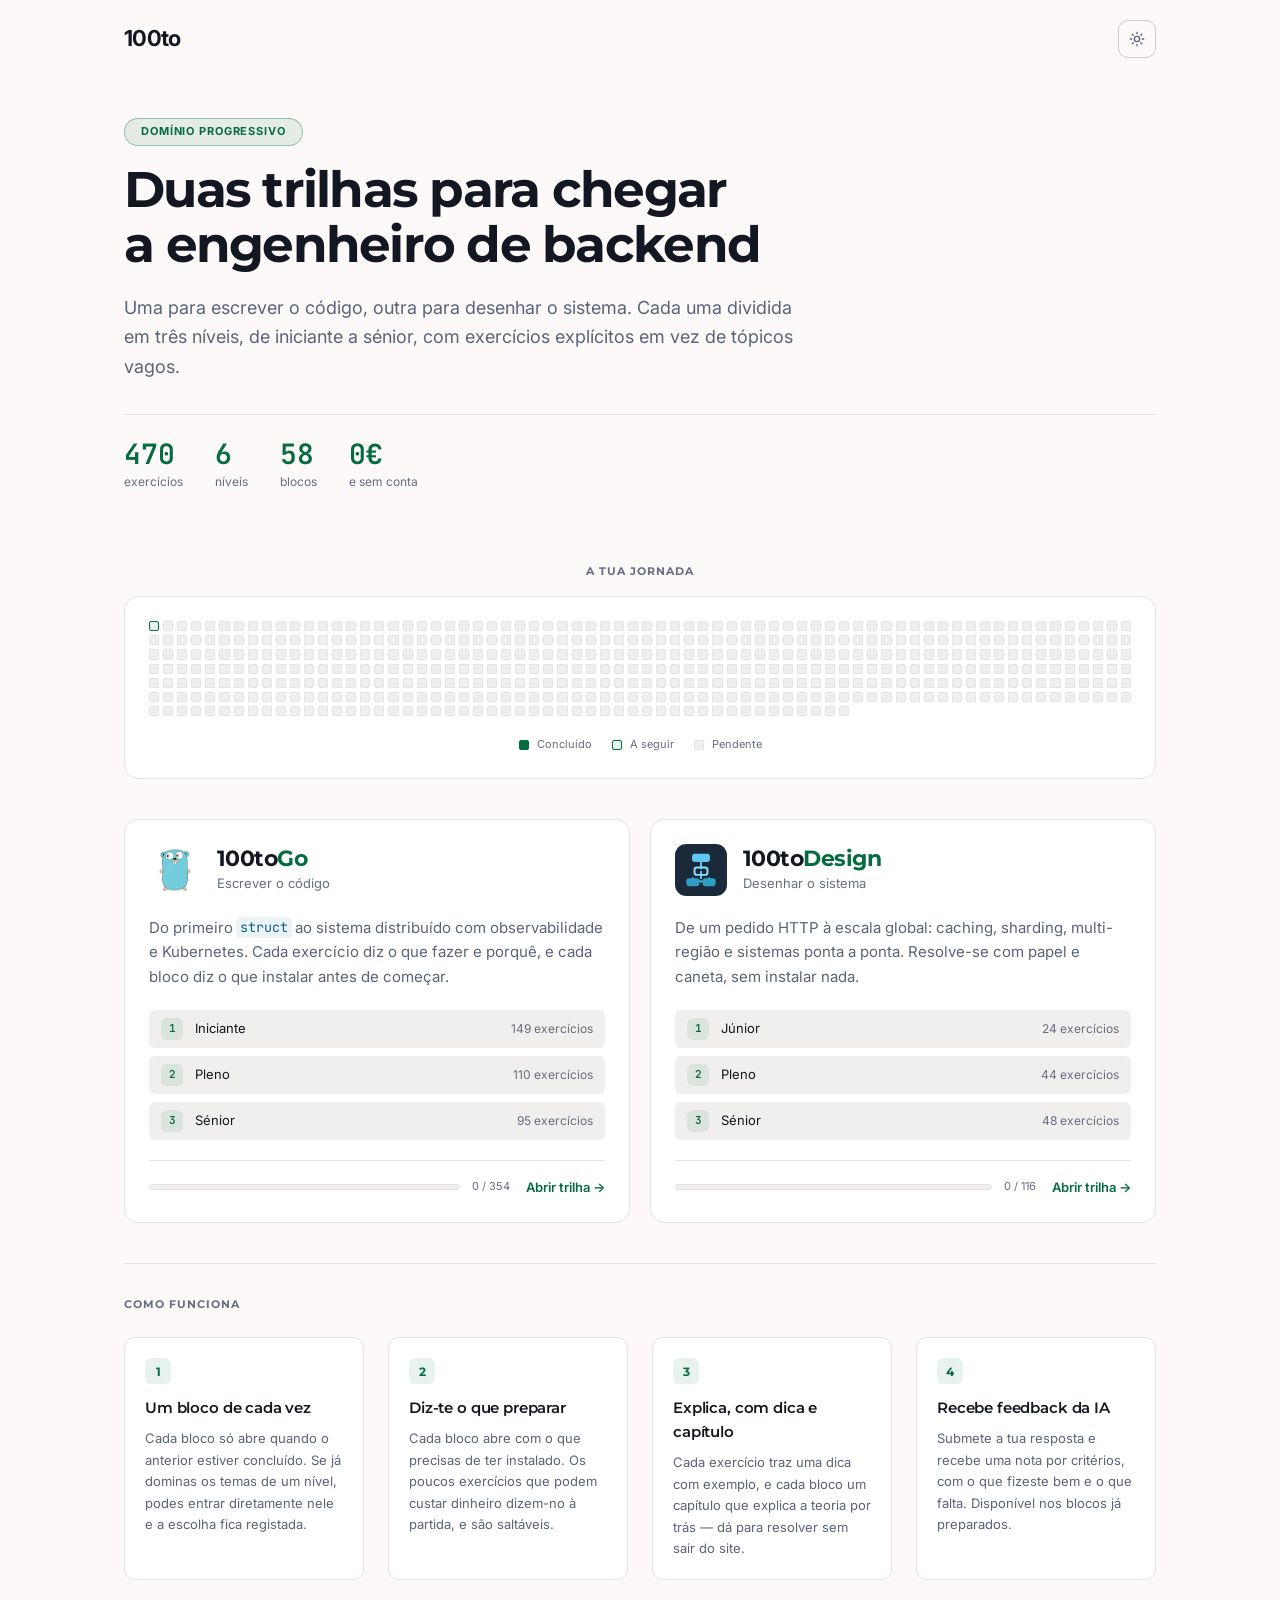
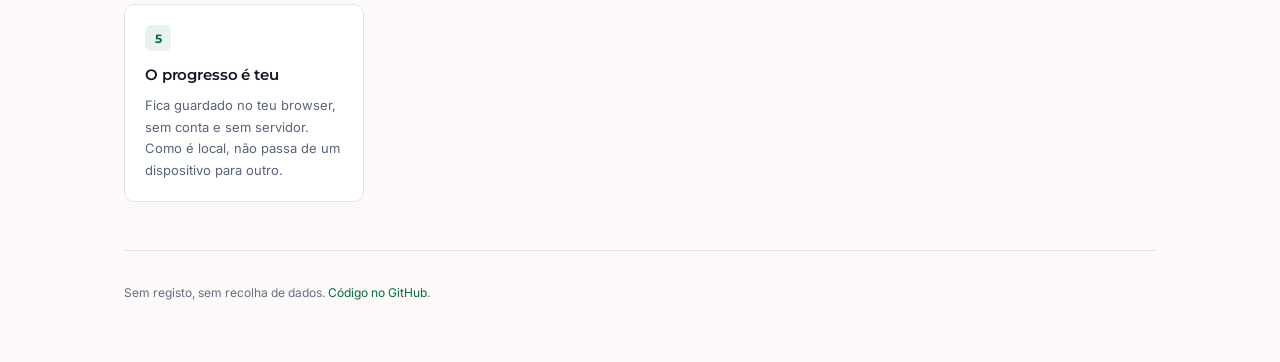
<file: index.html>
<!DOCTYPE html>
<html lang="pt">
<head>
<meta charset="UTF-8">
<meta name="viewport" content="width=device-width, initial-scale=1.0">
<title>100to — trilhas de engenharia de backend</title>
<meta name="description" content="Duas trilhas de exercícios, do primeiro struct ao desenho de sistemas à escala. Progresso guardado no teu browser.">
<link rel="icon" type="image/svg+xml" href="icon-100to.svg">
<link rel="preconnect" href="https://fonts.googleapis.com">
<link rel="preconnect" href="https://fonts.gstatic.com" crossorigin>
<link rel="stylesheet" href="https://fonts.googleapis.com/css2?family=Inter:wght@400;500;600;700&family=Montserrat:wght@600;700;800&family=JetBrains+Mono:wght@400;500;600&display=swap">
<link rel="stylesheet" href="style.css">
<link rel="stylesheet" href="landing.css">
<script>
  (function () {
    var saved = localStorage.getItem("100to:theme");
    if (saved === "light" || saved === "dark") {
      document.documentElement.setAttribute("data-theme", saved);
    }
  })();
</script>
</head>
<body class="landing">

<header class="lp-header">
  <span class="lp-mark">100<span class="brand-accent">to</span></span>
  <button id="theme-toggle" class="icon-btn" title="Alternar tema"></button>
</header>

<main class="lp-main">

  <section class="lp-hero">
    <span class="lp-badge">Domínio progressivo</span>
    <h1>Duas trilhas para chegar <br><span class="brand-accent">a engenheiro de backend</span></h1>
    <p class="lp-sub">
      Uma para escrever o código, outra para desenhar o sistema. Cada uma dividida em três
      níveis, de iniciante a sénior, com exercícios explícitos em vez de tópicos vagos.
    </p>
    <div class="lp-stats">
      <div><strong id="lp-total">470</strong><span>exercícios</span></div>
      <div><strong>6</strong><span>níveis</span></div>
      <div><strong>58</strong><span>blocos</span></div>
      <div><strong>0€</strong><span>e sem conta</span></div>
    </div>
  </section>

  <section class="lp-jornada" aria-label="A tua jornada">
    <h3>A tua jornada</h3>
    <div class="lp-jornada-caixa">
      <div class="lp-jornada-grid" id="lp-jornada-grid" role="img" aria-label="Mapa do progresso nas duas trilhas"></div>
      <div class="lp-legenda">
        <span><i class="lp-legenda-cor lp-legenda-feito"></i>Concluído</span>
        <span><i class="lp-legenda-cor lp-legenda-atual"></i>A seguir</span>
        <span><i class="lp-legenda-cor lp-legenda-pendente"></i>Pendente</span>
      </div>
    </div>
  </section>

  <section class="lp-trilhas" aria-label="Escolhe uma trilha">

    <a class="lp-card lp-card-go" href="go/">
      <div class="lp-card-top">
        <img src="golang.png" alt="" width="52" height="52">
        <div>
          <h2>100to<span class="lp-card-nome">Go</span></h2>
          <p class="lp-card-tag">Escrever o código</p>
        </div>
      </div>
      <p class="lp-card-desc">
        Do primeiro <code>struct</code> ao sistema distribuído com observabilidade e Kubernetes.
        Cada exercício diz o que fazer e porquê, e cada bloco diz o que instalar antes de começar.
      </p>
      <ul class="lp-card-niveis">
        <li><span class="lp-nivel-n">1</span> Iniciante <em>149 exercícios</em></li>
        <li><span class="lp-nivel-n">2</span> Pleno <em>110 exercícios</em></li>
        <li><span class="lp-nivel-n">3</span> Sénior <em>95 exercícios</em></li>
      </ul>
      <div class="lp-card-foot">
        <div class="lp-card-prog"><div class="progress-bar"><div class="progress-fill" id="prog-go"></div></div><span id="prog-go-txt">0 / 354</span></div>
        <span class="lp-card-cta">Abrir trilha</span>
      </div>
    </a>

    <a class="lp-card lp-card-sd" href="design/">
      <div class="lp-card-top">
        <img src="icon-design.svg" alt="" width="52" height="52">
        <div>
          <h2>100to<span class="lp-card-nome">Design</span></h2>
          <p class="lp-card-tag">Desenhar o sistema</p>
        </div>
      </div>
      <p class="lp-card-desc">
        De um pedido HTTP à escala global: caching, sharding, multi-região e sistemas
        ponta a ponta. Resolve-se com papel e caneta, sem instalar nada.
      </p>
      <ul class="lp-card-niveis">
        <li><span class="lp-nivel-n">1</span> Júnior <em>24 exercícios</em></li>
        <li><span class="lp-nivel-n">2</span> Pleno <em>44 exercícios</em></li>
        <li><span class="lp-nivel-n">3</span> Sénior <em>48 exercícios</em></li>
      </ul>
      <div class="lp-card-foot">
        <div class="lp-card-prog"><div class="progress-bar"><div class="progress-fill" id="prog-sd"></div></div><span id="prog-sd-txt">0 / 116</span></div>
        <span class="lp-card-cta">Abrir trilha</span>
      </div>
    </a>

  </section>

  <section class="lp-como">
    <h3>Como funciona</h3>
    <div class="lp-como-grid">
      <div>
        <span class="lp-passo-n">1</span>
        <h4>Um bloco de cada vez</h4>
        <p>Cada bloco só abre quando o anterior estiver concluído. Se já dominas os temas de um nível, podes entrar diretamente nele e a escolha fica registada.</p>
      </div>
      <div>
        <span class="lp-passo-n">2</span>
        <h4>Diz-te o que preparar</h4>
        <p>Cada bloco abre com o que precisas de ter instalado. Os poucos exercícios que podem custar dinheiro dizem-no à partida, e são saltáveis.</p>
      </div>
      <div>
        <span class="lp-passo-n">3</span>
        <h4>Explica, com dica e capítulo</h4>
        <p>Cada exercício traz uma dica com exemplo, e cada bloco um capítulo que explica a teoria por trás — dá para resolver sem sair do site.</p>
      </div>
      <div>
        <span class="lp-passo-n">4</span>
        <h4>Recebe feedback da IA</h4>
        <p>Submete a tua resposta e recebe uma nota por critérios, com o que fizeste bem e o que falta. Disponível nos blocos já preparados.</p>
      </div>
      <div>
        <span class="lp-passo-n">5</span>
        <h4>O progresso é teu</h4>
        <p>Fica guardado no teu browser, sem conta e sem servidor. Como é local, não passa de um dispositivo para outro.</p>
      </div>
    </div>
  </section>

  <footer class="lp-footer">
    <p>Sem registo, sem recolha de dados. <a href="https://github.com/ClesioJuma/100to" target="_blank" rel="noopener noreferrer">Código no GitHub</a>.</p>
  </footer>

</main>

<script src="landing.js"></script>
</body>
</html>
</file>
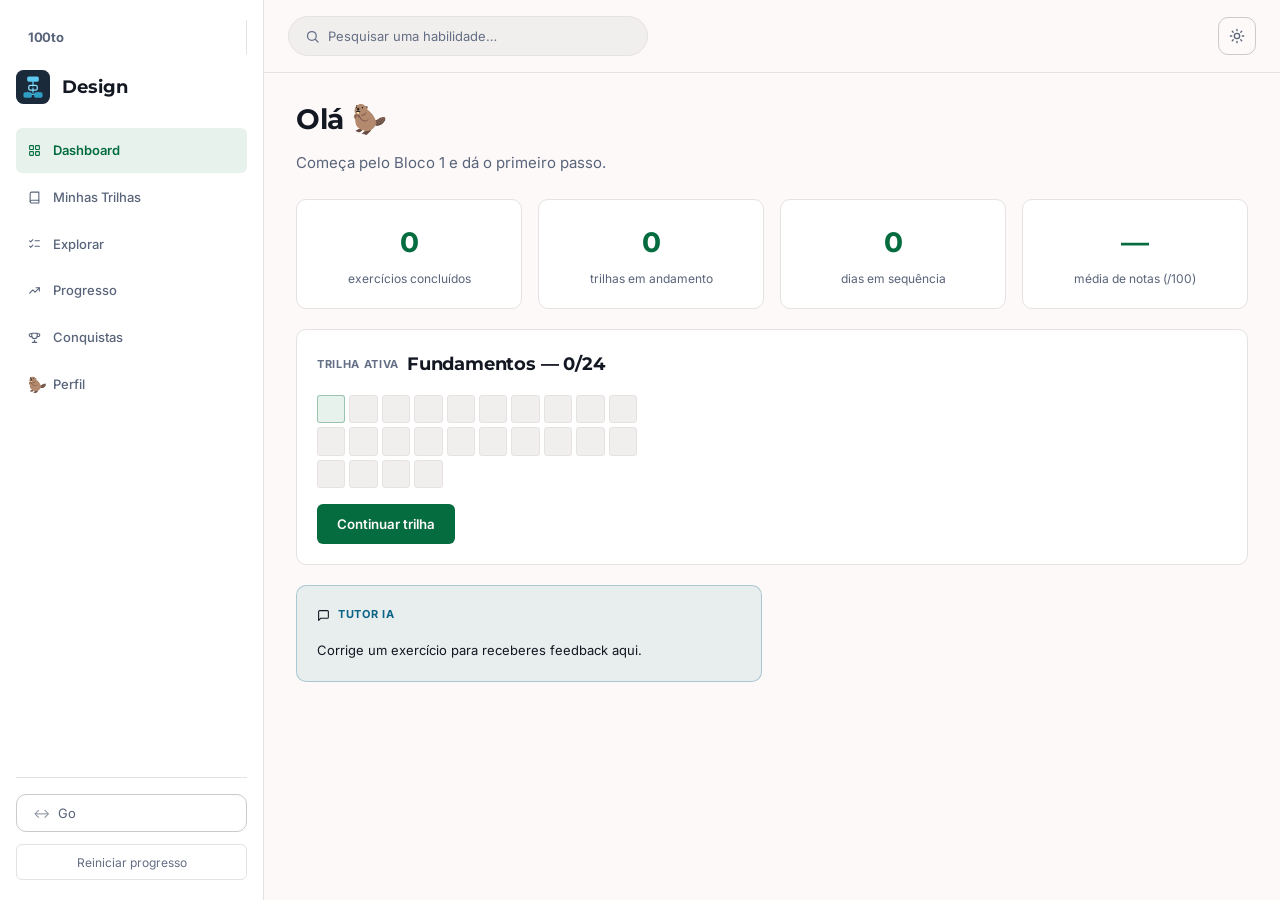
<file: design/index.html>
<!DOCTYPE html>
<html lang="pt">
<head>
<meta charset="UTF-8">
<meta name="viewport" content="width=device-width, initial-scale=1.0">
<title>100toDesign — desenho de sistemas</title>
<meta name="description" content="116 exercícios de desenho de sistemas em 3 níveis, de um pedido HTTP à escala global.">
<link rel="icon" type="image/svg+xml" href="../icon-design.svg">
<link rel="preconnect" href="https://fonts.googleapis.com">
<link rel="preconnect" href="https://fonts.gstatic.com" crossorigin>
<link rel="stylesheet" href="https://fonts.googleapis.com/css2?family=Inter:wght@400;500;600;700&family=Montserrat:wght@600;700;800&family=JetBrains+Mono:wght@400;500;600&display=swap">
<link rel="stylesheet" href="../style.css">
<script>
  (function () {
    var saved = localStorage.getItem("100to:theme");
    if (saved === "light" || saved === "dark") {
      document.documentElement.setAttribute("data-theme", saved);
    }
  })();
</script>
</head>
<body>
<a class="skip-link" href="#app-content">Saltar para o conteúdo</a>
<div class="app-shell">
  <aside class="app-nav">
    <div class="app-nav-brand">
      <a class="brand-home" href="../" title="Voltar ao 100to">100to</a>
      <div class="app-nav-produto">
        <img class="brand-logo" id="app-logo" src="../icon-design.svg" alt="Design">
        <div>
          <span class="app-nav-nome" id="app-nome"></span>
          <span class="app-nav-tagline" id="app-tagline"></span>
        </div>
      </div>
    </div>
    <nav class="app-nav-links" id="app-nav-links"></nav>
    <div class="app-nav-footer">
      <a class="link-outro" id="link-outro" href="../go/">Go</a>
      <button id="reset-btn" class="app-nav-reset" title="Reiniciar todo o progresso">Reiniciar progresso</button>
    </div>
  </aside>

  <div class="app-main">
    <header class="app-topbar">
      <div class="app-topbar-search" aria-hidden="true">
        <svg viewBox="0 0 24 24" width="15" height="15" fill="none" stroke="currentColor" stroke-width="2" stroke-linecap="round" stroke-linejoin="round"><circle cx="11" cy="11" r="7"/><path d="m21 21-4.3-4.3"/></svg>
        <span>Pesquisar uma habilidade…</span>
      </div>
      <div class="app-topbar-actions">
        <button id="theme-toggle" class="icon-btn" title="Alternar tema"></button>
      </div>
    </header>
    <main class="app-content" id="app-content" tabindex="-1"></main>
  </div>
</div>

<script src="data.js"></script>
<script src="../app.js"></script>
</body>
</html>
</file>
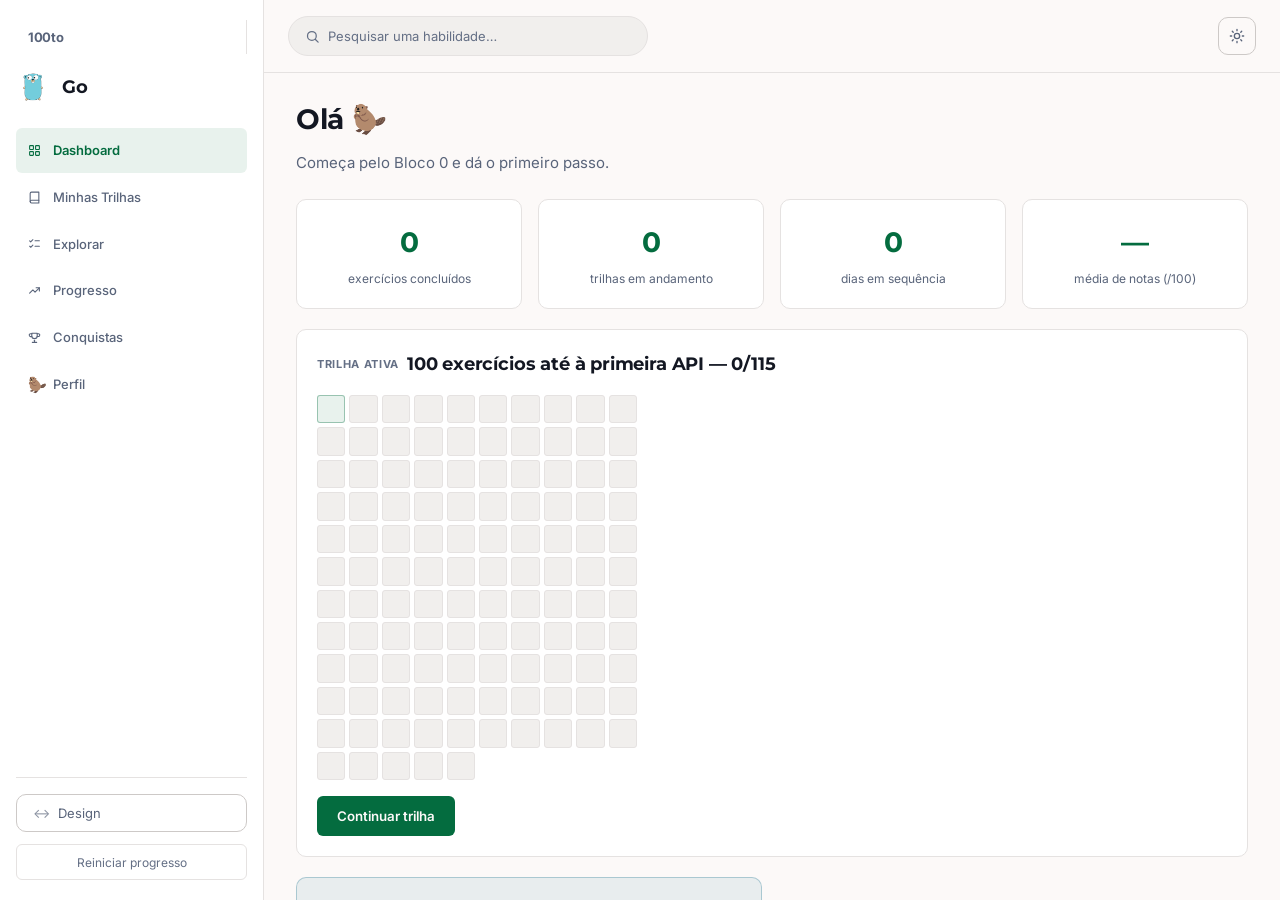
<file: go/index.html>
<!DOCTYPE html>
<html lang="pt">
<head>
<meta charset="UTF-8">
<meta name="viewport" content="width=device-width, initial-scale=1.0">
<title>100toGo — trilha de Go</title>
<meta name="description" content="354 exercícios de Go em 3 níveis, do primeiro struct ao sistema distribuído.">
<link rel="icon" type="image/png" href="../golang.png">
<link rel="preconnect" href="https://fonts.googleapis.com">
<link rel="preconnect" href="https://fonts.gstatic.com" crossorigin>
<link rel="stylesheet" href="https://fonts.googleapis.com/css2?family=Inter:wght@400;500;600;700&family=Montserrat:wght@600;700;800&family=JetBrains+Mono:wght@400;500;600&display=swap">
<link rel="stylesheet" href="../style.css">
<script>
  (function () {
    var saved = localStorage.getItem("100to:theme");
    if (saved === "light" || saved === "dark") {
      document.documentElement.setAttribute("data-theme", saved);
    }
  })();
</script>
</head>
<body>
<a class="skip-link" href="#app-content">Saltar para o conteúdo</a>
<div class="app-shell">
  <aside class="app-nav">
    <div class="app-nav-brand">
      <a class="brand-home" href="../" title="Voltar ao 100to">100to</a>
      <div class="app-nav-produto">
        <img class="brand-logo" id="app-logo" src="../golang.png" alt="Go">
        <div>
          <span class="app-nav-nome" id="app-nome"></span>
          <span class="app-nav-tagline" id="app-tagline"></span>
        </div>
      </div>
    </div>
    <nav class="app-nav-links" id="app-nav-links"></nav>
    <div class="app-nav-footer">
      <a class="link-outro" id="link-outro" href="../design/">Design</a>
      <button id="reset-btn" class="app-nav-reset" title="Reiniciar todo o progresso">Reiniciar progresso</button>
    </div>
  </aside>

  <div class="app-main">
    <header class="app-topbar">
      <div class="app-topbar-search" aria-hidden="true">
        <svg viewBox="0 0 24 24" width="15" height="15" fill="none" stroke="currentColor" stroke-width="2" stroke-linecap="round" stroke-linejoin="round"><circle cx="11" cy="11" r="7"/><path d="m21 21-4.3-4.3"/></svg>
        <span>Pesquisar uma habilidade…</span>
      </div>
      <div class="app-topbar-actions">
        <button id="theme-toggle" class="icon-btn" title="Alternar tema"></button>
      </div>
    </header>
    <main class="app-content" id="app-content" tabindex="-1"></main>
  </div>
</div>

<script src="data.js"></script>
<script src="../app.js"></script>
</body>
</html>
</file>
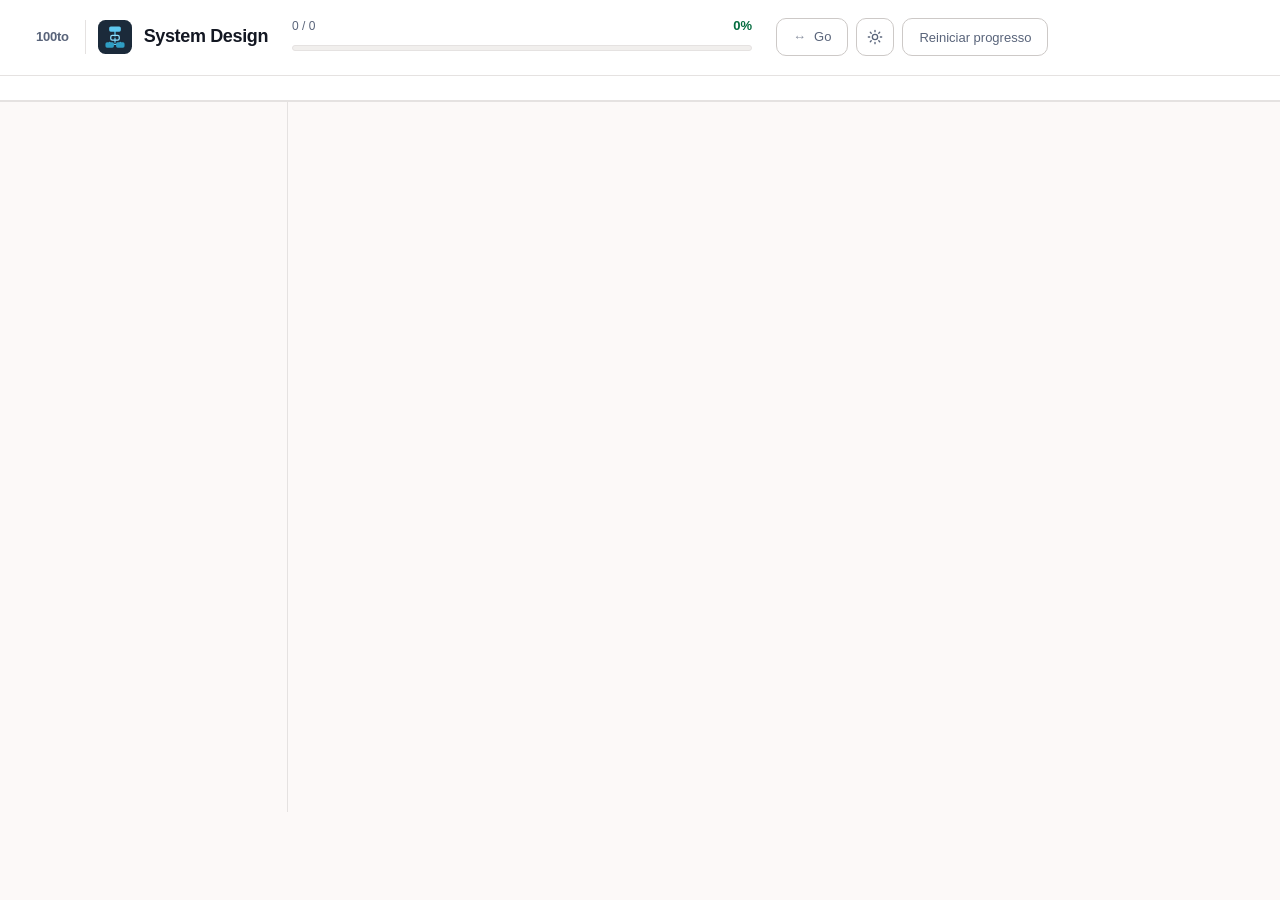
<file: system-design/index.html>
<!DOCTYPE html>
<html lang="pt">
<head>
<meta charset="UTF-8">
<meta name="viewport" content="width=device-width, initial-scale=1.0">
<title>100toSystemDesign — desenho de sistemas</title>
<meta name="description" content="116 exercícios de desenho de sistemas em 3 níveis, de um pedido HTTP à escala global.">
<link rel="icon" type="image/svg+xml" href="../icon-system-design.svg">
<link rel="preconnect" href="https://fonts.googleapis.com">
<link rel="preconnect" href="https://fonts.gstatic.com" crossorigin>
<link rel="stylesheet" href="https://fonts.googleapis.com/css2?family=Fira+Code:wght@400;500;600&family=Fira+Sans:wght@400;500;600;700&display=swap">
<link rel="stylesheet" href="../style.css">
<script>
  (function () {
    var saved = localStorage.getItem("100to:theme");
    if (saved === "light" || saved === "dark") {
      document.documentElement.setAttribute("data-theme", saved);
    }
  })();
</script>
</head>
<body>
<header class="app-header">
  <div class="brand">
    <a class="brand-home" href="../" title="Voltar ao 100to">100to</a>
    <img class="brand-logo" id="app-logo" src="../icon-system-design.svg" alt="System Design">
    <div>
      <h1 id="app-nome">System Design</h1>
      <p class="tagline" id="app-tagline"></p>
    </div>
  </div>
  <div class="overall-progress">
    <div class="overall-progress-text">
      <span id="overall-count">0 / 0</span>
      <span class="overall-progress-pct" id="overall-pct">0%</span>
    </div>
    <div class="progress-bar">
      <div class="progress-fill" id="overall-fill"></div>
    </div>
    <p class="overall-motivation" id="overall-motivation"></p>
  </div>
  <div class="header-actions">
    <a class="link-outro" id="link-outro" href="../go/">Go</a>
    <button id="theme-toggle" class="icon-btn" title="Alternar tema"></button>
    <button id="reset-btn" class="reset-btn" title="Reiniciar todo o progresso">Reiniciar progresso</button>
  </div>
</header>

<nav class="nivel-tabs" id="nivel-tabs"></nav>
<div class="nivel-nota" id="nivel-nota" hidden></div>
<nav class="trilha-tabs" id="trilha-tabs"></nav>

<main class="layout">
  <aside class="sidebar" id="sidebar"></aside>
  <section class="content" id="content"></section>
</main>

<script src="data.js"></script>
<script src="../app.js"></script>
</body>
</html>
</file>
<file: style.css>
/* =========================================================================
   100to — sistema visual partilhado pelas duas trilhas
   Inter + Montserrat (títulos) + JetBrains Mono, paleta verde/ciano.
   ========================================================================= */

:root {
  /* Escala tipográfica */
  --fs-2xs: 0.6875rem;
  --fs-xs: 0.75rem;
  --fs-sm: 0.8125rem;
  --fs-base: 0.9375rem;
  --fs-md: 1rem;
  --fs-lg: 1.125rem;
  --fs-xl: 1.375rem;
  --fs-2xl: 1.75rem;

  /* Escala de espaçamento, base 4 */
  --s1: 0.25rem;
  --s2: 0.5rem;
  --s3: 0.75rem;
  --s4: 1rem;
  --s5: 1.25rem;
  --s6: 1.5rem;
  --s8: 2rem;
  --s10: 2.5rem;
  --s12: 3rem;

  --r-sm: 6px;
  --r: 10px;
  --r-lg: 14px;
  --r-full: 999px;

  --sans: "Inter", -apple-system, BlinkMacSystemFont, "Segoe UI", Roboto, sans-serif;
  --heading: "Montserrat", var(--sans);
  --mono: "JetBrains Mono", ui-monospace, SFMono-Regular, Menlo, Consolas, monospace;

  --dur: 180ms;
  --ease: cubic-bezier(0.4, 0, 0.2, 1);

  /* Tema escuro, por omissão */
  --bg: #0b0e14;
  --surface: #121620;
  --surface-2: #171c28;
  --surface-hover: #1c2230;
  --border: #232a38;
  --border-strong: #313b4e;
  --text: #e6eaf2;
  --text-dim: #8b94a8;
  --text-mute: #7c8698;
  --brand: #34d399;
  --brand-soft: rgba(52, 211, 153, 0.14);
  --brand-line: rgba(52, 211, 153, 0.42);
  --done: var(--brand);
  --done-soft: rgba(52, 211, 153, 0.13);
  --aviso: #e8b061;
  --aviso-soft: rgba(232, 176, 97, 0.1);
  --aviso-borda: rgba(232, 176, 97, 0.32);
  --livro: #b48cf0;
  --livro-soft: rgba(180, 140, 240, 0.12);
  --livro-borda: rgba(180, 140, 240, 0.35);
  --ia: #22d3ee;
  --ia-soft: rgba(34, 211, 238, 0.12);
  --ia-borda: rgba(34, 211, 238, 0.35);
  --danger: #f2777a;
  --shadow: 0 1px 2px rgba(0, 0, 0, 0.4), 0 8px 24px -12px rgba(0, 0, 0, 0.6);
  --code-bg: rgba(34, 211, 238, 0.09);
  --code-fg: #22d3ee;
}

@media (prefers-color-scheme: light) {
  :root {
    --bg: #fcf9f8;
    --surface: #ffffff;
    --surface-2: #f1efed;
    --surface-hover: #eae7e5;
    --border: #e5e2e1;
    --border-strong: #cdc9c7;
    --text: #131722;
    --text-dim: #59647a;
    --text-mute: #646f85;
    --brand: #046c3f;
    --brand-soft: rgba(4, 108, 63, 0.09);
    --brand-line: rgba(4, 108, 63, 0.35);
    --done: var(--brand);
    --done-soft: rgba(4, 108, 63, 0.1);
    --aviso: #96601a;
    --aviso-soft: rgba(150, 96, 26, 0.08);
    --aviso-borda: rgba(150, 96, 26, 0.28);
    --livro: #6d3fc4;
    --livro-soft: rgba(109, 63, 196, 0.08);
    --livro-borda: rgba(109, 63, 196, 0.28);
    --ia: #0a6486;
    --ia-soft: rgba(10, 100, 134, 0.08);
    --ia-borda: rgba(10, 100, 134, 0.28);
    --danger: #c0392f;
    --shadow: 0 1px 2px rgba(20, 30, 50, 0.06), 0 8px 24px -14px rgba(20, 30, 50, 0.22);
    --code-bg: rgba(10, 100, 134, 0.08);
    --code-fg: #0a6486;
  }
}

:root[data-theme="dark"] {
  --bg: #0b0e14;
  --surface: #121620;
  --surface-2: #171c28;
  --surface-hover: #1c2230;
  --border: #232a38;
  --border-strong: #313b4e;
  --text: #e6eaf2;
  --text-dim: #8b94a8;
  --text-mute: #7c8698;
  --brand: #34d399;
  --brand-soft: rgba(52, 211, 153, 0.14);
  --brand-line: rgba(52, 211, 153, 0.42);
  --done: var(--brand);
  --done-soft: rgba(52, 211, 153, 0.13);
  --aviso: #e8b061;
  --aviso-soft: rgba(232, 176, 97, 0.1);
  --aviso-borda: rgba(232, 176, 97, 0.32);
  --livro: #b48cf0;
  --livro-soft: rgba(180, 140, 240, 0.12);
  --livro-borda: rgba(180, 140, 240, 0.35);
  --ia: #22d3ee;
  --ia-soft: rgba(34, 211, 238, 0.12);
  --ia-borda: rgba(34, 211, 238, 0.35);
  --danger: #f2777a;
  --shadow: 0 1px 2px rgba(0, 0, 0, 0.4), 0 8px 24px -12px rgba(0, 0, 0, 0.6);
  --code-bg: rgba(34, 211, 238, 0.09);
  --code-fg: #22d3ee;
}

:root[data-theme="light"] {
  --bg: #fcf9f8;
  --surface: #ffffff;
  --surface-2: #f1efed;
  --surface-hover: #eae7e5;
  --border: #e5e2e1;
  --border-strong: #cdc9c7;
  --text: #131722;
  --text-dim: #59647a;
  --text-mute: #646f85;
  --brand: #046c3f;
  --brand-soft: rgba(4, 108, 63, 0.09);
  --brand-line: rgba(4, 108, 63, 0.35);
  --done: var(--brand);
  --done-soft: rgba(4, 108, 63, 0.1);
  --aviso: #96601a;
  --aviso-soft: rgba(150, 96, 26, 0.08);
  --aviso-borda: rgba(150, 96, 26, 0.28);
  --livro: #6d3fc4;
  --livro-soft: rgba(109, 63, 196, 0.08);
  --livro-borda: rgba(109, 63, 196, 0.28);
  --ia: #0a6486;
  --ia-soft: rgba(10, 100, 134, 0.08);
  --ia-borda: rgba(10, 100, 134, 0.28);
  --danger: #c0392f;
  --shadow: 0 1px 2px rgba(20, 30, 50, 0.06), 0 8px 24px -14px rgba(20, 30, 50, 0.22);
  --code-bg: rgba(10, 100, 134, 0.08);
  --code-fg: #0a6486;
}

* { box-sizing: border-box; }

html { -webkit-text-size-adjust: 100%; }

body {
  margin: 0;
  font-family: var(--sans);
  font-size: var(--fs-base);
  line-height: 1.6;
  background: var(--bg);
  color: var(--text);
  -webkit-font-smoothing: antialiased;
  font-feature-settings: "tnum" 0;
}

button { font-family: inherit; }

h1, h2, h3, h4, h5, h6 {
  font-family: var(--heading);
  font-weight: 700;
  letter-spacing: -0.01em;
}

:focus-visible {
  outline: 2px solid var(--brand);
  outline-offset: 2px;
  border-radius: var(--r-sm);
}

::selection { background: var(--brand-soft); color: var(--text); }

/* Código inline: o principal ganho de legibilidade dos enunciados */
code {
  font-family: var(--mono);
  font-size: 0.9em;
  font-variant-ligatures: none;
  background: var(--code-bg);
  color: var(--code-fg);
  padding: 0.08em 0.28em;
  margin: 0 -0.04em;
  border-radius: 4px;
  word-break: break-word;
}

.skip-link {
  position: absolute;
  top: var(--s4);
  left: -9999px;
  z-index: 1000;
  background: var(--surface);
  color: var(--text);
  padding: var(--s3) var(--s4);
  border-radius: var(--r-sm);
  border: 2px solid var(--brand);
  font-weight: 600;
  text-decoration: none;
}
.skip-link:focus {
  left: var(--s4);
}

/* ============================ Cabeçalho ============================ */

.app-header {
  display: flex;
  align-items: center;
  gap: var(--s6);
  padding: var(--s4) var(--s6);
  background: var(--surface);
  border-bottom: 1px solid var(--border);
  flex-wrap: wrap;
}

.brand { display: flex; align-items: center; gap: var(--s3); }

/* Volta à porta de entrada, e atalho para a outra trilha */
.brand-home {
  display: inline-flex;
  align-items: center;
  height: 34px;
  padding: 0 var(--s3);
  border-right: 1px solid var(--border);
  padding-right: var(--s4);
  font-size: var(--fs-sm);
  font-weight: 700;
  letter-spacing: -0.02em;
  color: var(--text-dim);
  text-decoration: none;
  transition: color var(--dur) var(--ease);
}
.brand-home:hover { color: var(--brand); }

.link-outro {
  display: inline-flex;
  align-items: center;
  height: 38px;
  padding: 0 var(--s4);
  border: 1px solid var(--border-strong);
  border-radius: var(--r);
  font-size: var(--fs-sm);
  color: var(--text-dim);
  text-decoration: none;
  white-space: nowrap;
  transition: border-color var(--dur) var(--ease), color var(--dur) var(--ease), background var(--dur) var(--ease);
}
.link-outro::before { content: "↔"; margin-right: var(--s2); opacity: 0.7; }
.link-outro:hover { border-color: var(--brand); color: var(--brand); background: var(--brand-soft); }
.brand-logo { width: 34px; height: 34px; object-fit: contain; }
.brand h1 {
  margin: 0;
  font-size: var(--fs-lg);
  font-weight: 700;
  letter-spacing: -0.02em;
  line-height: 1.2;
}
.brand h1 .brand-accent { color: var(--brand); }
.tagline {
  margin: 1px 0 0;
  font-size: var(--fs-xs);
  color: var(--text-mute);
  line-height: 1.3;
}


.overall-progress { flex: 1; min-width: 260px; max-width: 460px; }
.overall-progress-text {
  display: flex;
  justify-content: space-between;
  align-items: baseline;
  font-size: var(--fs-xs);
  color: var(--text-dim);
  margin-bottom: var(--s2);
  font-variant-numeric: tabular-nums;
}
.overall-progress-pct {
  font-weight: 700;
  font-size: var(--fs-sm);
  color: var(--brand);
}
.overall-motivation {
  margin: var(--s2) 0 0;
  font-size: var(--fs-xs);
  color: var(--text-mute);
}

.progress-bar {
  height: 6px;
  border-radius: var(--r-full);
  background: var(--surface-2);
  overflow: hidden;
  border: 1px solid var(--border);
}
.progress-fill {
  height: 100%;
  width: 0%;
  border-radius: var(--r-full);
  background: linear-gradient(90deg, var(--brand), var(--done));
  transition: width 420ms var(--ease);
}

.header-actions { display: flex; align-items: center; gap: var(--s2); }

.reset-btn {
  background: transparent;
  border: 1px solid var(--border-strong);
  color: var(--text-dim);
  padding: 0 var(--s4);
  height: 38px;
  border-radius: var(--r);
  cursor: pointer;
  font-size: var(--fs-sm);
  white-space: nowrap;
  transition: border-color var(--dur) var(--ease), color var(--dur) var(--ease), background var(--dur) var(--ease);
}
.reset-btn:hover { border-color: var(--danger); color: var(--danger); }

.icon-btn {
  display: flex;
  align-items: center;
  justify-content: center;
  width: 38px;
  height: 38px;
  flex-shrink: 0;
  background: transparent;
  border: 1px solid var(--border-strong);
  color: var(--text-dim);
  border-radius: var(--r);
  cursor: pointer;
  transition: border-color var(--dur) var(--ease), color var(--dur) var(--ease), background var(--dur) var(--ease);
}
.icon-btn:hover { border-color: var(--brand); color: var(--brand); background: var(--brand-soft); }

/* ============================ Níveis ============================ */

/* ============================ Shell (sidebar + topo) ============================ */

.app-shell {
  display: flex;
  height: 100dvh;
  overflow: hidden;
}

.app-nav {
  width: 264px;
  flex-shrink: 0;
  display: flex;
  flex-direction: column;
  height: 100%;
  overflow-y: auto;
  background: var(--surface);
  border-right: 1px solid var(--border);
  padding: var(--s5) var(--s4);
  gap: var(--s6);
}

.app-nav-brand { display: flex; flex-direction: column; gap: var(--s4); }
.app-nav-produto { display: flex; align-items: center; gap: var(--s3); }
.app-nav-nome { display: block; font-family: var(--heading); font-size: var(--fs-lg); font-weight: 700; color: var(--text); }
.app-nav-tagline { display: block; font-size: var(--fs-2xs); color: var(--text-dim); }

.app-nav-links { display: flex; flex-direction: column; gap: 2px; flex: 1; }
.app-nav-link {
  display: flex;
  align-items: center;
  gap: var(--s3);
  padding: var(--s3) var(--s3);
  min-height: 44px;
  border-radius: var(--r-sm);
  color: var(--text-dim);
  font-size: var(--fs-sm);
  font-weight: 500;
  cursor: pointer;
  transition: background var(--dur) var(--ease), color var(--dur) var(--ease);
}
.app-nav-link:hover { background: var(--surface-hover); color: var(--text); }
.app-nav-link.active { background: var(--brand-soft); color: var(--brand); font-weight: 600; }
.app-nav-link svg { flex-shrink: 0; }

.app-nav-footer {
  display: flex;
  flex-direction: column;
  gap: var(--s3);
  padding-top: var(--s4);
  border-top: 1px solid var(--border);
}
.app-nav-footer .link-outro {
  font-size: var(--fs-sm);
  color: var(--text-dim);
  text-decoration: none;
}
.app-nav-footer .link-outro:hover { color: var(--brand); }
.app-nav-reset {
  background: transparent;
  border: 1px solid var(--border);
  border-radius: var(--r-sm);
  color: var(--text-mute);
  font-size: var(--fs-xs);
  padding: var(--s2) var(--s3);
  min-height: 36px;
  cursor: pointer;
  transition: border-color var(--dur) var(--ease), color var(--dur) var(--ease);
}
.app-nav-reset:hover { border-color: var(--danger); color: var(--danger); }

.app-main { flex: 1; min-width: 0; display: flex; flex-direction: column; height: 100%; }

.app-topbar {
  flex-shrink: 0;
  display: flex;
  align-items: center;
  justify-content: space-between;
  gap: var(--s4);
  padding: var(--s4) var(--s6);
  border-bottom: 1px solid var(--border);
}
.app-topbar-search {
  display: flex;
  align-items: center;
  gap: var(--s2);
  flex: 1;
  max-width: 360px;
  padding: var(--s2) var(--s4);
  min-height: 40px;
  border: 1px solid var(--border);
  border-radius: var(--r-full);
  color: var(--text-mute);
  font-size: var(--fs-sm);
  background: var(--surface-2);
}
.app-topbar-actions { display: flex; align-items: center; gap: var(--s2); flex-shrink: 0; }

.app-content {
  flex: 1;
  overflow-y: auto;
  padding: var(--s6) var(--s8) var(--s12);
}

@media (max-width: 900px) {
  .app-shell { flex-direction: column; height: auto; overflow: visible; }
  .app-nav {
    width: auto;
    height: auto;
    flex-direction: row;
    align-items: center;
    overflow-x: auto;
    overflow-y: visible;
    border-right: none;
    border-bottom: 1px solid var(--border);
    padding: var(--s3) var(--s4);
    gap: var(--s4);
  }
  .app-nav-brand { flex-direction: row; flex-shrink: 0; }
  .app-nav-links { flex-direction: row; flex: none; }
  .app-nav-link span { display: none; }
  .app-nav-link { min-width: 44px; justify-content: center; padding: var(--s2); }
  .app-nav-footer { flex-direction: row; align-items: center; border-top: none; padding-top: 0; flex-shrink: 0; }
  .app-main { height: auto; }
  .app-content { overflow-y: visible; padding: var(--s4); }
  .app-topbar-search span { display: none; }
}

/* ---- Dashboard ---- */
.dash-header { margin-bottom: var(--s6); }
.dash-header h2 { margin: 0 0 var(--s2); font-size: var(--fs-2xl); }
.dash-grid {
  display: grid;
  grid-template-columns: repeat(2, 1fr);
  gap: var(--s5);
}
.dash-stats {
  grid-column: 1 / -1;
  display: grid;
  grid-template-columns: repeat(auto-fit, minmax(140px, 1fr));
  gap: var(--s4);
}
.stat-card {
  background: var(--surface);
  border: 1px solid var(--border);
  border-radius: var(--r);
  padding: var(--s5);
  display: flex;
  flex-direction: column;
  gap: var(--s1);
}
.stat-card strong { font-family: var(--heading); font-size: var(--fs-2xl); color: var(--brand); }
.stat-card span { font-size: var(--fs-xs); color: var(--text-dim); }

.dash-card {
  background: var(--surface);
  border: 1px solid var(--border);
  border-radius: var(--r);
  padding: var(--s5);
}
.dash-trilha-ativa { grid-column: 1 / -1; }
.dash-card-topo { display: flex; align-items: center; gap: var(--s2); margin-bottom: var(--s4); }
.dash-card-eyebrow {
  font-size: var(--fs-2xs);
  font-weight: 700;
  text-transform: uppercase;
  letter-spacing: 0.06em;
  color: var(--text-mute);
}
.dash-card-topo h3 { margin: 0; font-size: var(--fs-lg); }
.dash-btn-primario {
  margin-top: var(--s4);
  background: var(--brand);
  color: var(--bg);
  border: none;
  border-radius: var(--r-sm);
  padding: var(--s2) var(--s5);
  min-height: 40px;
  font-weight: 600;
  cursor: pointer;
  transition: opacity var(--dur) var(--ease);
}
.dash-btn-primario:hover { opacity: 0.88; }

.dash-insight { border-color: var(--ia-borda); background: var(--ia-soft); }
.dash-insight .dash-card-eyebrow { color: var(--ia); }
.dash-insight p { margin: 0; font-size: var(--fs-sm); line-height: 1.6; color: var(--text); }

.dash-lista-trilhas { display: flex; flex-direction: column; gap: var(--s2); }
.dash-linha-trilha {
  display: flex;
  align-items: center;
  justify-content: space-between;
  padding: var(--s3);
  border-radius: var(--r-sm);
  cursor: pointer;
  font-size: var(--fs-sm);
  transition: background var(--dur) var(--ease);
}
.dash-linha-trilha:hover { background: var(--surface-hover); }
.dash-linha-trilha-num { color: var(--text-dim); font-variant-numeric: tabular-nums; }

.passos-grid {
  display: grid;
  grid-template-columns: repeat(10, 1fr);
  gap: 4px;
  max-width: 320px;
}
.passo { aspect-ratio: 1; border-radius: 3px; background: var(--surface-2); border: 1px solid var(--border); }
.passo-feito { background: var(--brand); border-color: var(--brand); }
.passo-atual { background: var(--brand-soft); border-color: var(--brand-line); }

@media (max-width: 640px) {
  .dash-grid { grid-template-columns: 1fr; }
}

/* ---- Explorar ---- */
.explorar-grid { display: grid; grid-template-columns: repeat(auto-fit, minmax(260px, 1fr)); gap: var(--s5); }
.explorar-card {
  display: flex;
  flex-direction: column;
  gap: var(--s3);
  padding: var(--s5);
  background: var(--surface);
  border: 1px solid var(--border);
  border-top: 3px solid var(--brand);
  border-radius: var(--r);
}
.explorar-card-bloqueado { border-top-color: var(--border-strong); opacity: 0.7; }
.explorar-card-topo { display: flex; align-items: center; justify-content: space-between; gap: var(--s3); }
.explorar-card-icone {
  display: flex;
  align-items: center;
  justify-content: center;
  width: 38px;
  height: 38px;
  border-radius: var(--r-sm);
  background: var(--brand-soft);
  color: var(--brand);
  font-family: var(--heading);
  font-weight: 700;
  font-size: var(--fs-sm);
}
.explorar-card-etiqueta {
  font-size: var(--fs-2xs);
  font-weight: 700;
  text-transform: uppercase;
  letter-spacing: 0.06em;
  color: var(--text-mute);
}
.explorar-card h3 { margin: 0; font-size: var(--fs-lg); }
.explorar-card-desc { margin: 0; font-size: var(--fs-sm); color: var(--text-dim); line-height: 1.6; flex: 1; }
.explorar-card-progresso { font-size: var(--fs-xs); color: var(--text-dim); font-variant-numeric: tabular-nums; }
.explorar-btn-secundario {
  margin-top: var(--s2);
  background: transparent;
  color: var(--brand);
  border: 1px solid var(--brand-line);
  border-radius: var(--r-sm);
  padding: var(--s2) var(--s5);
  min-height: 40px;
  font-weight: 600;
  font-family: inherit;
  cursor: pointer;
  transition: background var(--dur) var(--ease);
}
.explorar-btn-secundario:hover { background: var(--brand-soft); }
.dash-btn-primario:disabled { opacity: 0.5; cursor: default; }
.explorar-outro p { margin: 0 0 var(--s4); font-size: var(--fs-sm); color: var(--text-dim); }
.explorar-link-outro { display: inline-block; margin-top: 0; text-decoration: none; }

/* ---- Progresso ---- */
.progresso-nivel { margin-bottom: var(--s5); }
.progresso-nivel-topo { display: flex; align-items: baseline; justify-content: space-between; gap: var(--s4); flex-wrap: wrap; margin-bottom: var(--s3); }
.progresso-nivel-topo h3 { margin: 0; font-size: var(--fs-lg); }
.progresso-nivel-sub { font-family: var(--sans); font-weight: 400; font-size: var(--fs-xs); color: var(--text-mute); }
.progresso-nivel-num { font-size: var(--fs-xs); color: var(--text-dim); font-variant-numeric: tabular-nums; }
.progresso-trilha { margin-top: var(--s5); }
.progresso-trilha-titulo { font-size: var(--fs-sm); font-weight: 600; margin-bottom: var(--s3); }
.progresso-trilha-titulo span { font-weight: 400; color: var(--text-dim); font-variant-numeric: tabular-nums; }
.progresso-blocos { display: grid; grid-template-columns: repeat(auto-fit, minmax(220px, 1fr)); gap: var(--s2); }
.progresso-bloco {
  display: flex;
  align-items: center;
  justify-content: space-between;
  gap: var(--s3);
  padding: var(--s3);
  min-height: 44px;
  border: 1px solid var(--border);
  border-radius: var(--r-sm);
  background: var(--surface-2);
  cursor: pointer;
  font-size: var(--fs-xs);
  transition: border-color var(--dur) var(--ease);
}
.progresso-bloco:hover { border-color: var(--brand-line); }
.progresso-bloco.completo { border-color: var(--brand-line); background: var(--brand-soft); }
.progresso-bloco-nome { min-width: 0; overflow: hidden; text-overflow: ellipsis; white-space: nowrap; }
.progresso-bloco-num { flex-shrink: 0; color: var(--text-dim); font-variant-numeric: tabular-nums; }

/* ---- Perfil ---- */
.app-nav-avatar { font-size: 15px; line-height: 1; width: 13px; text-align: center; flex-shrink: 0; }
.perfil-identidade { display: flex; align-items: flex-start; gap: var(--s5); flex-wrap: wrap; }
.perfil-avatar {
  flex-shrink: 0;
  width: 72px;
  height: 72px;
  border-radius: var(--r-full);
  display: flex;
  align-items: center;
  justify-content: center;
  font-size: 36px;
  background: var(--brand-soft);
  border: 2px solid var(--brand-line);
}
.perfil-campos { flex: 1; min-width: 220px; display: flex; flex-direction: column; gap: var(--s2); }
.perfil-label {
  font-size: var(--fs-2xs);
  font-weight: 700;
  text-transform: uppercase;
  letter-spacing: 0.06em;
  color: var(--text-mute);
}
.perfil-input {
  font-family: inherit;
  font-size: 16px;
  color: var(--text);
  background: var(--surface-2);
  border: 1px solid var(--border);
  border-radius: var(--r-sm);
  padding: var(--s2) var(--s3);
  min-height: 44px;
  max-width: 320px;
  margin-bottom: var(--s3);
}
.perfil-input:focus { border-color: var(--brand-line); }
.perfil-avatares { display: flex; flex-wrap: wrap; gap: var(--s2); }
.perfil-avatar-opcao {
  width: 44px;
  height: 44px;
  font-size: 20px;
  line-height: 1;
  border-radius: var(--r-sm);
  border: 1px solid var(--border);
  background: var(--surface-2);
  cursor: pointer;
  transition: border-color var(--dur) var(--ease), background var(--dur) var(--ease);
}
.perfil-avatar-opcao:hover { border-color: var(--border-strong); }
.perfil-avatar-opcao.ativo { border-color: var(--brand); background: var(--brand-soft); }

/* ---- Conquistas ---- */
.atividade-mapa {
  display: grid;
  grid-template-rows: repeat(7, 1fr);
  grid-auto-flow: column;
  gap: 3px;
  overflow-x: auto;
  padding-bottom: var(--s1);
}
.atividade-dia { width: 11px; height: 11px; border-radius: 2px; background: var(--brand); flex-shrink: 0; }
.atividade-nivel-0 { opacity: 0.12; }
.atividade-nivel-1 { opacity: 0.4; }
.atividade-nivel-2 { opacity: 0.7; }
.atividade-nivel-3 { opacity: 1; }

.conquistas-categorias { margin-top: var(--s6); display: flex; flex-direction: column; gap: var(--s6); }
.conquistas-categoria h3 { margin: 0 0 var(--s3); font-size: var(--fs-lg); }
.conquistas-lista { display: grid; grid-template-columns: repeat(auto-fit, minmax(220px, 1fr)); gap: var(--s3); }
.conquista-card {
  display: flex;
  align-items: center;
  gap: var(--s3);
  padding: var(--s4);
  border: 1px solid var(--border);
  border-radius: var(--r);
  background: var(--surface);
  opacity: 0.55;
}
.conquista-card strong { display: block; font-size: var(--fs-sm); }
.conquista-card span { display: block; font-size: var(--fs-xs); color: var(--text-dim); }
.conquista-feita {
  opacity: 1;
  border-color: var(--brand-line);
  background: var(--brand-soft);
}
.conquista-icone {
  flex-shrink: 0;
  width: 36px;
  height: 36px;
  border-radius: var(--r-full);
  display: flex;
  align-items: center;
  justify-content: center;
  background: var(--surface-2);
  color: var(--text-mute);
}
.conquista-feita .conquista-icone { background: var(--brand); color: var(--bg); }

.nivel-tabs {
  display: flex;
  gap: var(--s2);
  padding: var(--s3) var(--s6);
  background: var(--surface);
  border-bottom: 1px solid var(--border);
  overflow-x: auto;
  scrollbar-width: thin;
}
.nivel-tab {
  display: flex;
  flex-direction: column;
  gap: 1px;
  flex-shrink: 0;
  padding: var(--s2) var(--s4);
  min-height: 44px;
  justify-content: center;
  border: 1px solid var(--border);
  border-radius: var(--r);
  background: var(--surface-2);
  cursor: pointer;
  user-select: none;
  transition: border-color var(--dur) var(--ease), background var(--dur) var(--ease), transform var(--dur) var(--ease);
}
.nivel-tab:hover { border-color: var(--border-strong); background: var(--surface-hover); }
.nivel-tab:active { transform: scale(0.985); }
.nivel-tab.active {
  border-color: var(--brand-line);
  background: var(--brand-soft);
}
.nivel-tab.locked { opacity: 0.55; }
.nivel-tab-titulo {
  display: flex;
  align-items: center;
  gap: var(--s2);
  font-size: var(--fs-sm);
  font-weight: 600;
  color: var(--text);
  line-height: 1.25;
}
.nivel-tab.active .nivel-tab-titulo { color: var(--brand); }
.nivel-tab-lock { display: inline-flex; color: var(--text-mute); }
.nivel-tab-sub {
  font-size: var(--fs-2xs);
  color: var(--text-mute);
  font-variant-numeric: tabular-nums;
  line-height: 1.3;
}

.nivel-nota[hidden] { display: none; }
.nivel-nota {
  display: flex;
  align-items: center;
  flex-wrap: wrap;
  gap: var(--s3);
  padding: var(--s3) var(--s6);
  background: var(--brand-soft);
  border-bottom: 1px solid var(--border);
  font-size: var(--fs-xs);
  color: var(--text-dim);
}
.nivel-nota-btn {
  background: transparent;
  border: 1px solid var(--brand-line);
  color: var(--brand);
  font-size: var(--fs-2xs);
  font-weight: 600;
  padding: var(--s1) var(--s3);
  min-height: 28px;
  border-radius: var(--r-full);
  cursor: pointer;
  transition: background var(--dur) var(--ease);
}
.nivel-nota-btn:hover { background: var(--brand-soft); }

/* ============================ Trilhas ============================ */

.trilha-tabs {
  display: flex;
  gap: var(--s5);
  padding: 0 var(--s6);
  background: var(--surface);
  border-bottom: 1px solid var(--border);
  overflow-x: auto;
  scrollbar-width: none;
}
.trilha-tabs::-webkit-scrollbar { display: none; }
.trilha-tab {
  position: relative;
  padding: var(--s3) 0 var(--s3);
  min-height: 44px;
  display: flex;
  align-items: center;
  cursor: pointer;
  color: var(--text-dim);
  font-size: var(--fs-base);
  white-space: nowrap;
  user-select: none;
  transition: color var(--dur) var(--ease);
}
.trilha-tab::after {
  content: "";
  position: absolute;
  left: 0;
  right: 0;
  bottom: -1px;
  height: 2px;
  border-radius: 2px 2px 0 0;
  background: transparent;
  transition: background var(--dur) var(--ease);
}
.trilha-tab:hover { color: var(--text); }
.trilha-tab.active { color: var(--brand); font-weight: 600; }
.trilha-tab.active::after { background: var(--brand); }

/* ============================ Estrutura ============================ */

.layout {
  display: flex;
  max-width: 1240px;
  margin: 0 auto;
  min-height: calc(100vh - 190px);
  align-items: flex-start;
}

.sidebar {
  width: 268px;
  flex-shrink: 0;
  padding: var(--s5) var(--s3);
  border-right: 1px solid var(--border);
  align-self: stretch;
}

.sidebar-item {
  position: relative;
  display: flex;
  align-items: center;
  gap: var(--s3);
  padding: var(--s2) var(--s3);
  min-height: 46px;
  border-radius: var(--r);
  cursor: pointer;
  margin-bottom: 2px;
  transition: background var(--dur) var(--ease);
}
.sidebar-item::before {
  content: "";
  position: absolute;
  left: 0;
  top: 50%;
  transform: translateY(-50%) scaleY(0);
  width: 3px;
  height: 22px;
  border-radius: 0 3px 3px 0;
  background: var(--brand);
  transition: transform var(--dur) var(--ease);
}
.sidebar-item:hover { background: var(--surface-hover); }
.sidebar-item.active { background: var(--brand-soft); }
.sidebar-item.active::before { transform: translateY(-50%) scaleY(1); }
.sidebar-item.active .sidebar-item-title { color: var(--brand); font-weight: 600; }
.sidebar-item.locked { opacity: 0.5; }

.sidebar-item-overview {
  margin-bottom: var(--s3);
  padding-bottom: var(--s3);
  border-bottom: 1px solid var(--border);
  border-radius: var(--r) var(--r) 0 0;
}
.sidebar-item-overview .sidebar-item-title { font-weight: 600; }

.sidebar-item-icon {
  width: 28px;
  height: 28px;
  flex-shrink: 0;
  display: flex;
  align-items: center;
  justify-content: center;
  color: var(--text-mute);
}
.sidebar-item.active .sidebar-item-icon { color: var(--brand); }

.sidebar-item-title {
  flex: 1;
  min-width: 0;
  font-size: var(--fs-sm);
  line-height: 1.35;
  color: var(--text);
}
.sidebar-item-faixa {
  display: block;
  font-size: var(--fs-2xs);
  color: var(--text-mute);
  font-weight: 400;
  font-variant-numeric: tabular-nums;
  margin-top: 1px;
}
.sidebar-item.locked .sidebar-item-title { color: var(--text-dim); }

.mini-ring {
  position: relative;
  width: 28px;
  height: 28px;
  flex-shrink: 0;
  border-radius: 50%;
  background: conic-gradient(var(--done) calc(var(--pct, 0) * 1%), var(--border-strong) 0);
  transition: background 320ms var(--ease);
}
.mini-ring::after {
  content: "";
  position: absolute;
  inset: 2.5px;
  border-radius: 50%;
  background: var(--bg);
}
.mini-ring-num {
  position: absolute;
  inset: 0;
  display: flex;
  align-items: center;
  justify-content: center;
  font-family: var(--mono);
  font-size: var(--fs-2xs);
  font-weight: 600;
  color: var(--text-dim);
  z-index: 1;
}
.sidebar-item.active .mini-ring-num { color: var(--brand); }

.content {
  flex: 1;
  min-width: 0;
  padding: var(--s8) var(--s8) var(--s12);
}

/* ============================ Cabeçalho de bloco ============================ */

.bloco-header { margin-bottom: var(--s6); }
.bloco-header h2 {
  margin: 0 0 var(--s2);
  font-size: var(--fs-2xl);
  font-weight: 700;
  letter-spacing: -0.02em;
  line-height: 1.2;
  display: flex;
  align-items: center;
  gap: var(--s3);
}
.bloco-header-badge {
  display: inline-flex;
  align-items: center;
  justify-content: center;
  min-width: 38px;
  height: 38px;
  flex-shrink: 0;
  padding: 0 var(--s2);
  border-radius: var(--r);
  background: var(--brand-soft);
  border: 1px solid var(--brand-line);
  color: var(--brand);
  font-family: var(--mono);
  font-size: var(--fs-md);
  font-weight: 600;
}
.bloco-faixa {
  font-family: var(--mono);
  color: var(--text-mute);
  font-size: var(--fs-xs);
  font-weight: 500;
  margin: 0 0 var(--s3);
  letter-spacing: 0.01em;
}
.bloco-desc {
  color: var(--text-dim);
  font-size: var(--fs-base);
  line-height: 1.7;
  margin: 0;
  max-width: 68ch;
}

.livro-toggle-btn {
  display: inline-flex;
  align-items: center;
  gap: var(--s2);
  margin-top: var(--s4);
  border: 1px solid var(--livro-borda);
  background: var(--livro-soft);
  color: var(--livro);
  font-size: var(--fs-sm);
  font-weight: 600;
  padding: var(--s2) var(--s4);
  min-height: 38px;
  border-radius: var(--r);
  cursor: pointer;
  transition: background var(--dur) var(--ease), border-color var(--dur) var(--ease);
}
.livro-toggle-btn:hover { border-color: var(--livro); }
.livro-toggle-btn.ativo { background: var(--livro); color: var(--bg); border-color: var(--livro); }

.livro-painel {
  display: none;
  margin-bottom: var(--s6);
  border: 1px solid var(--livro-borda);
  border-radius: var(--r-lg);
  background: var(--surface);
  overflow: hidden;
  max-width: 72ch;
}
.livro-painel.aberto { display: block; }
.livro-cabecalho {
  display: flex;
  align-items: center;
  gap: var(--s2);
  padding: var(--s3) var(--s5);
  background: var(--livro-soft);
  border-bottom: 1px solid var(--livro-borda);
  color: var(--livro);
  font-size: var(--fs-2xs);
  font-weight: 700;
  text-transform: uppercase;
  letter-spacing: 0.08em;
}
.livro-corpo { padding: var(--s5) var(--s6); }
.livro-corpo p {
  margin: 0 0 var(--s4);
  font-size: var(--fs-base);
  line-height: 1.75;
  color: var(--text);
}
.livro-corpo p:last-child { margin-bottom: 0; }
.livro-secao {
  margin: var(--s6) 0 var(--s3);
  font-size: var(--fs-lg);
  font-weight: 700;
  letter-spacing: -0.01em;
  color: var(--text);
}
.livro-secao:first-child { margin-top: 0; }
.livro-codigo {
  margin: 0 0 var(--s4);
  padding: var(--s3) var(--s4);
  background: var(--surface-2);
  border: 1px solid var(--border);
  border-radius: var(--r-sm);
  overflow-x: auto;
}
.livro-codigo code {
  background: none;
  padding: 0;
  font-size: var(--fs-sm);
  line-height: 1.6;
  color: var(--text);
  white-space: pre;
  tab-size: 4;
  -moz-tab-size: 4;
}

.bloco-progress {
  display: flex;
  align-items: center;
  gap: var(--s4);
  margin-bottom: var(--s6);
}
.bloco-progress .progress-bar { flex: 1; max-width: 340px; }
.bloco-progress-text {
  font-size: var(--fs-xs);
  color: var(--text-dim);
  white-space: nowrap;
  font-variant-numeric: tabular-nums;
}
.bloco-nota {
  margin: calc(var(--s6) * -1) 0 var(--s5);
  font-size: var(--fs-xs);
  color: var(--ia);
  font-variant-numeric: tabular-nums;
}

/* ============================ Painéis ============================ */

.guia {
  background: var(--surface);
  border: 1px solid var(--border);
  border-left: 3px solid var(--brand);
  border-radius: var(--r);
  padding: var(--s4) var(--s5);
  margin-bottom: var(--s5);
  max-width: 68ch;
}
.guia-titulo {
  display: flex;
  align-items: center;
  gap: var(--s2);
  font-size: var(--fs-2xs);
  font-weight: 700;
  text-transform: uppercase;
  letter-spacing: 0.07em;
  color: var(--brand);
  margin-bottom: var(--s3);
}
.guia-lista {
  margin: 0;
  padding-left: var(--s5);
  font-size: var(--fs-sm);
  line-height: 1.65;
  color: var(--text);
}
.guia-lista li { margin-bottom: var(--s1); }
.guia-lista li::marker { color: var(--text-mute); }
.guia-nota {
  margin: var(--s3) 0 0;
  font-size: var(--fs-xs);
  line-height: 1.6;
  color: var(--text-dim);
}
.guia-custos {
  margin: var(--s3) 0 0;
  padding-top: var(--s3);
  border-top: 1px solid var(--border);
  font-size: var(--fs-xs);
  line-height: 1.6;
  color: var(--text-dim);
}
.guia-custos strong { color: var(--aviso); }

.nivel-aviso {
  background: var(--aviso-soft);
  border: 1px solid var(--aviso-borda);
  border-radius: var(--r);
  padding: var(--s4) var(--s5);
  margin-bottom: var(--s6);
  max-width: 68ch;
}
.nivel-aviso strong {
  display: block;
  font-size: var(--fs-2xs);
  font-weight: 700;
  text-transform: uppercase;
  letter-spacing: 0.07em;
  color: var(--aviso);
  margin-bottom: var(--s2);
}
.nivel-aviso p {
  margin: 0;
  font-size: var(--fs-sm);
  line-height: 1.7;
  color: var(--text);
}

/* ============================ Recursos ============================ */

.recursos {
  margin-bottom: var(--s6);
  display: flex;
  flex-wrap: wrap;
  gap: var(--s2);
}
.recursos a {
  display: inline-flex;
  align-items: center;
  gap: var(--s2);
  font-size: var(--fs-xs);
  color: var(--text-dim);
  text-decoration: none;
  background: var(--surface);
  padding: var(--s2) var(--s3);
  min-height: 32px;
  border-radius: var(--r-sm);
  border: 1px solid var(--border);
  transition: border-color var(--dur) var(--ease), color var(--dur) var(--ease), background var(--dur) var(--ease);
}
.recursos a svg { color: var(--text-mute); transition: color var(--dur) var(--ease); }
.recursos a:hover { border-color: var(--brand-line); color: var(--brand); background: var(--brand-soft); }
.recursos a:hover svg { color: var(--brand); }

/* ============================ Relacionados ============================ */

.relacionados {
  display: flex;
  flex-wrap: wrap;
  gap: var(--s2);
  margin-bottom: var(--s5);
}
.relacionado-chip {
  display: inline-flex;
  align-items: center;
  gap: var(--s2);
  font-size: var(--fs-xs);
  color: var(--text);
  background: var(--surface);
  border: 1px solid var(--border);
  padding: var(--s1) var(--s3) var(--s1) var(--s1);
  min-height: 32px;
  border-radius: var(--r-full);
  cursor: pointer;
  transition: border-color var(--dur) var(--ease), background var(--dur) var(--ease);
}
.relacionado-chip:hover { border-color: var(--brand-line); background: var(--surface-hover); }

.tag {
  font-size: var(--fs-2xs);
  font-weight: 700;
  text-transform: uppercase;
  letter-spacing: 0.05em;
  padding: 3px var(--s2);
  border-radius: var(--r-full);
}
.tag-prereq { background: var(--brand-soft); color: var(--brand); }
.tag-reuse { background: var(--done-soft); color: var(--done); }

/* ============================ Exercícios ============================ */

.exercicios { display: flex; flex-direction: column; gap: var(--s2); }

.exercicio {
  background: var(--surface);
  border: 1px solid var(--border);
  border-radius: var(--r);
  overflow: hidden;
  transition: border-color var(--dur) var(--ease), box-shadow var(--dur) var(--ease);
}
.exercicio:hover { border-color: var(--border-strong); box-shadow: var(--shadow); }
.exercicio.done { background: var(--surface-2); border-color: var(--border); }
.exercicio.done .exercicio-text { color: var(--text-mute); text-decoration: line-through; text-decoration-color: var(--text-mute); }
.exercicio.done .exercicio-num { color: var(--done); }
.exercicio.done code { opacity: 0.6; }

.exercicio-row {
  display: flex;
  flex-wrap: wrap;
  align-items: flex-start;
  gap: var(--s3);
  padding: var(--s3) var(--s4);
  cursor: pointer;
  min-height: 52px;
}

/* Grupo dos botões de ação. O flex-basis do enunciado (abaixo) garante que,
   quando sobra menos do que isso para o texto, este grupo passa para uma
   linha própria em vez de espremer o enunciado até partir palavras. */
.exercicio-acoes {
  display: flex;
  gap: var(--s2);
  flex-shrink: 0;
  align-self: flex-start;
  margin-left: auto;
}

.exercicio-checkbox {
  width: 22px;
  height: 22px;
  border-radius: var(--r-sm);
  border: 1.5px solid var(--border-strong);
  flex-shrink: 0;
  margin-top: 2px;
  display: flex;
  align-items: center;
  justify-content: center;
  font-size: var(--fs-sm);
  font-weight: 700;
  color: transparent;
  background: transparent;
  transition: background var(--dur) var(--ease), border-color var(--dur) var(--ease), color var(--dur) var(--ease), transform var(--dur) var(--ease);
}
.exercicio-row:hover .exercicio-checkbox { border-color: var(--brand); }
.exercicio-row:active .exercicio-checkbox { transform: scale(0.9); }
.exercicio.done .exercicio-checkbox {
  background: var(--done);
  border-color: var(--done);
  color: var(--bg);
}

.exercicio-num {
  font-family: var(--mono);
  font-size: var(--fs-xs);
  color: var(--text-mute);
  min-width: 24px;
  padding-top: 4px;
  font-variant-numeric: tabular-nums;
}

.exercicio-text {
  font-size: var(--fs-base);
  line-height: 1.65;
  flex: 1 1 16rem;
  min-width: 0;
  padding-top: 1px;
  max-width: 66ch;
}

.exercicio-res-btn {
  display: inline-flex;
  align-items: center;
  gap: var(--s2);
  flex-shrink: 0;
  align-self: flex-start;
  border: 1px solid transparent;
  background: transparent;
  color: var(--text-mute);
  cursor: pointer;
  font-size: var(--fs-2xs);
  padding: var(--s1) var(--s2);
  min-height: 44px;
  border-radius: var(--r-sm);
  transition: color var(--dur) var(--ease), background var(--dur) var(--ease), border-color var(--dur) var(--ease);
}
.exercicio-res-btn:hover { color: var(--brand); background: var(--brand-soft); border-color: var(--brand-line); }
.exercicio.res-open .exercicio-res-btn { color: var(--brand); background: var(--brand-soft); border-color: var(--brand-line); }

.exercicio-recursos {
  display: none;
  flex-wrap: wrap;
  gap: var(--s2);
  padding: var(--s3) var(--s4) var(--s4) 60px;
  border-top: 1px solid var(--border);
  background: var(--surface-2);
}
.exercicio.res-open .exercicio-recursos { display: flex; }
.exercicio-recursos a {
  font-size: var(--fs-2xs);
  color: var(--text-dim);
  text-decoration: none;
  background: var(--surface);
  padding: var(--s1) var(--s3);
  min-height: 28px;
  display: inline-flex;
  align-items: center;
  border-radius: var(--r-full);
  border: 1px solid var(--border);
  transition: border-color var(--dur) var(--ease), color var(--dur) var(--ease);
}
.exercicio-recursos a:hover { border-color: var(--brand-line); color: var(--brand); }

.exercicio-hint-btn {
  display: inline-flex;
  align-items: center;
  gap: var(--s2);
  flex-shrink: 0;
  align-self: flex-start;
  border: 1px solid transparent;
  background: transparent;
  color: var(--text-mute);
  cursor: pointer;
  font-size: var(--fs-2xs);
  padding: var(--s1) var(--s2);
  min-height: 44px;
  border-radius: var(--r-sm);
  transition: color var(--dur) var(--ease), background var(--dur) var(--ease), border-color var(--dur) var(--ease);
}
.exercicio-hint-btn:hover { color: var(--aviso); background: var(--aviso-soft); border-color: var(--aviso-borda); }
.exercicio.hint-open .exercicio-hint-btn { color: var(--aviso); background: var(--aviso-soft); border-color: var(--aviso-borda); }

.exercicio-dica {
  display: none;
  padding: var(--s4) var(--s4) var(--s4) 60px;
  border-top: 1px solid var(--border);
  background: var(--aviso-soft);
}
.exercicio.hint-open .exercicio-dica { display: block; }
.exercicio-dica p {
  margin: 0 0 var(--s3);
  font-size: var(--fs-sm);
  line-height: 1.65;
  color: var(--text);
  max-width: 62ch;
}
.exercicio-dica p:last-child { margin-bottom: 0; }
.dica-codigo {
  margin: 0 0 var(--s3);
  padding: var(--s3) var(--s4);
  background: var(--surface);
  border: 1px solid var(--border);
  border-radius: var(--r-sm);
  overflow-x: auto;
  max-width: 62ch;
}
.dica-codigo code {
  background: none;
  padding: 0;
  font-size: var(--fs-sm);
  line-height: 1.6;
  tab-size: 4;
  -moz-tab-size: 4;
  color: var(--text);
  white-space: pre;
}
.dica-codigo:last-child { margin-bottom: 0; }

.exercicio-ia-btn {
  display: inline-flex;
  align-items: center;
  gap: var(--s2);
  flex-shrink: 0;
  align-self: flex-start;
  border: 1px solid transparent;
  background: transparent;
  color: var(--text-mute);
  cursor: pointer;
  font-size: var(--fs-2xs);
  padding: var(--s1) var(--s2);
  min-height: 44px;
  border-radius: var(--r-sm);
  transition: color var(--dur) var(--ease), background var(--dur) var(--ease), border-color var(--dur) var(--ease);
}
.exercicio-ia-btn:hover { color: var(--ia); background: var(--ia-soft); border-color: var(--ia-borda); }
.exercicio.duvida-open .exercicio-duvida-btn,
.exercicio.corrigir-open .exercicio-corrigir-btn {
  color: var(--ia);
  background: var(--ia-soft);
  border-color: var(--ia-borda);
}

.exercicio-duvida,
.exercicio-corrigir {
  display: none;
  padding: var(--s4) var(--s4) var(--s4) 60px;
  border-top: 1px solid var(--border);
  background: var(--ia-soft);
}
.exercicio.duvida-open .exercicio-duvida { display: block; }
.exercicio.corrigir-open .exercicio-corrigir { display: block; }

.duvida-mensagens {
  max-height: 260px;
  overflow-y: auto;
  margin-bottom: var(--s3);
  display: flex;
  flex-direction: column;
  gap: var(--s2);
}
.duvida-vazio {
  font-size: var(--fs-sm);
  color: var(--text-dim);
  max-width: 60ch;
  margin: 0;
}
.duvida-bolha {
  display: flex;
  flex-direction: column;
  gap: var(--s1);
  font-size: var(--fs-sm);
  line-height: 1.55;
  padding: var(--s2) var(--s3);
  border-radius: var(--r-sm);
  max-width: 60ch;
}
.duvida-bolha-autor {
  font-size: var(--fs-2xs);
  font-weight: 700;
  text-transform: uppercase;
  letter-spacing: 0.06em;
  color: var(--text-mute);
}
.duvida-bolha-texto { white-space: pre-wrap; }
.duvida-bolha-user {
  background: var(--surface);
  border: 1px solid var(--border);
  color: var(--text);
  align-self: flex-end;
}
.duvida-bolha-ia {
  background: var(--surface-2);
  border: 1px solid var(--ia-borda);
  color: var(--text);
  align-self: flex-start;
}
.duvida-bolha-ia .duvida-bolha-autor { color: var(--ia); }
.duvida-form {
  display: flex;
  gap: var(--s2);
  align-items: flex-end;
}
.duvida-input {
  flex: 1;
  max-width: 60ch;
  resize: vertical;
  font-family: inherit;
  font-size: 16px;
  color: var(--text);
  background: var(--surface);
  border: 1px solid var(--border);
  border-radius: var(--r-sm);
  padding: var(--s2) var(--s3);
}
.duvida-input:focus { border-color: var(--ia-borda); }
.duvida-enviar,
.corrigir-enviar {
  flex-shrink: 0;
  background: var(--ia);
  color: var(--bg);
  border: none;
  border-radius: var(--r-sm);
  padding: var(--s2) var(--s4);
  font-size: var(--fs-sm);
  font-weight: 600;
  cursor: pointer;
  min-height: 38px;
  transition: opacity var(--dur) var(--ease);
}
.duvida-enviar:hover,
.corrigir-enviar:hover { opacity: 0.88; }
.duvida-enviar:disabled,
.corrigir-enviar:disabled { opacity: 0.6; cursor: default; }

.corrigir-input {
  display: block;
  width: 100%;
  max-width: 66ch;
  resize: vertical;
  font-family: var(--mono);
  font-size: 16px;
  color: var(--text);
  background: var(--surface);
  border: 1px solid var(--border);
  border-radius: var(--r-sm);
  padding: var(--s3);
}
.corrigir-input:focus { border-color: var(--ia-borda); }

.corrigir-editor {
  max-width: 66ch;
  margin-bottom: var(--s3);
  border: 1px solid var(--border);
  border-radius: var(--r-sm);
  overflow: hidden;
}
.corrigir-editor .cm-editor { font-size: 16px; font-family: var(--mono); }
.corrigir-editor .cm-editor.cm-focused { outline: 2px solid var(--brand); outline-offset: -1px; }
.corrigir-editor .cm-scroller { min-height: 120px; }

.corrigir-resultado { margin-top: var(--s4); max-width: 66ch; }
.corrigir-geral-linha { display: flex; align-items: center; gap: var(--s4); flex-wrap: wrap; margin-bottom: var(--s4); }
.corrigir-geral {
  font-family: var(--heading);
  font-weight: 800;
  font-size: var(--fs-2xl);
  color: var(--text-dim);
}
.corrigir-geral small { font-family: var(--sans); font-weight: 500; font-size: var(--fs-sm); color: var(--text-mute); }
.corrigir-geral-ok { color: var(--done); }
.corrigir-criterios { display: flex; flex-wrap: wrap; gap: var(--s2); }
.corrigir-criterio {
  display: flex;
  align-items: center;
  gap: var(--s2);
  font-size: var(--fs-2xs);
  color: var(--text-dim);
  background: var(--surface-2);
  border: 1px solid var(--border);
  border-radius: var(--r-full);
  padding: var(--s1) var(--s3);
}
.corrigir-criterio strong { font-family: var(--mono); color: var(--text); }
.corrigir-secao { margin-bottom: var(--s3); }
.corrigir-secao h4 { margin: 0 0 var(--s2); font-size: var(--fs-sm); }
.corrigir-secao ul { margin: 0; padding-left: var(--s5); }
.corrigir-secao li { font-size: var(--fs-sm); line-height: 1.6; color: var(--text); margin-bottom: var(--s1); }
.corrigir-fortes h4 { color: var(--done); }
.corrigir-melhorar h4 { color: var(--aviso); }
.corrigir-recomendacao {
  margin: var(--s3) 0 0;
  padding: var(--s3) var(--s4);
  background: var(--ia-soft);
  border: 1px solid var(--ia-borda);
  border-radius: var(--r-sm);
  font-size: var(--fs-sm);
  line-height: 1.6;
  color: var(--text);
}
.corrigir-erro { margin: 0; font-size: var(--fs-sm); color: var(--danger); }

/* ============================ Visão geral ============================ */

.dashboard-stats {
  display: grid;
  grid-template-columns: repeat(3, 1fr);
  gap: var(--s3);
  margin: var(--s6) 0 var(--s8);
  max-width: 680px;
}
.stat-card {
  background: var(--surface);
  border: 1px solid var(--border);
  border-radius: var(--r);
  padding: var(--s5) var(--s4);
  display: flex;
  flex-direction: column;
  align-items: center;
  gap: var(--s1);
}
.stat-value {
  font-family: var(--mono);
  font-size: var(--fs-2xl);
  font-weight: 600;
  color: var(--brand);
  letter-spacing: -0.02em;
  font-variant-numeric: tabular-nums;
  line-height: 1.1;
}
.stat-value-sep { font-size: var(--fs-md); font-weight: 400; color: var(--text-mute); }
.stat-label {
  font-size: var(--fs-xs);
  color: var(--text-dim);
  text-align: center;
  line-height: 1.4;
}

.bloco-grid {
  display: grid;
  grid-template-columns: repeat(auto-fill, minmax(232px, 1fr));
  gap: var(--s3);
}
.bloco-card {
  position: relative;
  background: var(--surface);
  border: 1px solid var(--border);
  border-radius: var(--r);
  padding: var(--s4);
  cursor: pointer;
  display: flex;
  flex-direction: column;
  transition: border-color var(--dur) var(--ease), box-shadow var(--dur) var(--ease), transform var(--dur) var(--ease);
}
.bloco-card:hover {
  transform: translateY(-2px);
  box-shadow: var(--shadow);
  border-color: var(--brand-line);
}
.bloco-card:active { transform: translateY(0); }
.bloco-card.complete { border-color: rgba(61, 214, 140, 0.35); }
.bloco-card.locked { opacity: 0.55; }
.bloco-card.locked:hover { transform: none; border-color: var(--border); }

.bloco-card-top {
  display: flex;
  justify-content: space-between;
  align-items: center;
  margin-bottom: var(--s3);
}
.bloco-card-badge {
  display: inline-flex;
  align-items: center;
  justify-content: center;
  min-width: 28px;
  height: 28px;
  padding: 0 var(--s2);
  border-radius: var(--r-sm);
  background: var(--brand-soft);
  color: var(--brand);
  font-family: var(--mono);
  font-size: var(--fs-xs);
  font-weight: 600;
}
.bloco-card.complete .bloco-card-badge { background: var(--done-soft); color: var(--done); }
.bloco-card.locked .bloco-card-badge { background: var(--surface-2); color: var(--text-mute); }
.bloco-card-faixa {
  font-family: var(--mono);
  font-size: var(--fs-2xs);
  color: var(--text-mute);
}
.bloco-card-title {
  font-size: var(--fs-sm);
  font-weight: 600;
  margin-bottom: var(--s3);
  min-height: 2.7em;
  line-height: 1.35;
  color: var(--text);
}
.bloco-card-count {
  font-size: var(--fs-2xs);
  color: var(--text-mute);
  margin-top: var(--s2);
  font-variant-numeric: tabular-nums;
}

/* ============================ Bloqueado ============================ */

.locked-panel {
  display: flex;
  flex-direction: column;
  align-items: center;
  text-align: center;
  gap: var(--s3);
  padding: var(--s10) var(--s6);
  background: var(--surface);
  border: 1px dashed var(--border-strong);
  border-radius: var(--r-lg);
  color: var(--text-dim);
  max-width: 520px;
}
.locked-panel-icon {
  width: 48px;
  height: 48px;
  display: flex;
  align-items: center;
  justify-content: center;
  border-radius: 50%;
  background: var(--surface-2);
  border: 1px solid var(--border);
  color: var(--text-mute);
}
.locked-panel-icon svg { width: 20px; height: 20px; }
.locked-panel-text { font-size: var(--fs-sm); line-height: 1.7; max-width: 46ch; }
.locked-panel-text strong {
  display: block;
  color: var(--text);
  font-size: var(--fs-md);
  font-weight: 600;
  margin-bottom: var(--s2);
}
.locked-panel-actions {
  display: flex;
  flex-wrap: wrap;
  justify-content: center;
  gap: var(--s2);
  margin-top: var(--s2);
}
.locked-panel-btn {
  background: var(--brand);
  color: var(--bg);
  border: 1px solid var(--brand);
  padding: 0 var(--s5);
  min-height: 40px;
  border-radius: var(--r);
  font-size: var(--fs-sm);
  font-weight: 600;
  cursor: pointer;
  transition: opacity var(--dur) var(--ease), background var(--dur) var(--ease), border-color var(--dur) var(--ease), color var(--dur) var(--ease);
}
.locked-panel-btn:hover { opacity: 0.88; }
.locked-panel-btn.secondary {
  background: transparent;
  color: var(--text-dim);
  border-color: var(--border-strong);
  font-weight: 500;
}
.locked-panel-btn.secondary:hover { border-color: var(--brand-line); color: var(--brand); opacity: 1; }

.trilha-intro {
  font-size: var(--fs-sm);
  color: var(--text-dim);
  padding: var(--s3);
  margin-bottom: var(--s2);
  line-height: 1.6;
}

/* ============================ Responsivo ============================ */

@media (max-width: 900px) {
  .layout { flex-direction: column; align-items: stretch; }
  .sidebar { width: 100%; border-right: none; border-bottom: 1px solid var(--border); align-self: auto; }
  .overall-progress { order: 3; flex-basis: 100%; max-width: none; }
  .header-actions { order: 2; margin-left: auto; }
  .content { padding: var(--s6) var(--s5) var(--s10); }
}

@media (max-width: 640px) {
  body { overflow-x: hidden; }

  .app-header { padding: var(--s3) var(--s4); gap: var(--s3); }
  .brand-logo { width: 28px; height: 28px; }
  .brand h1 { font-size: var(--fs-md); }
  .tagline { display: none; }
  .brand { flex: 1; }
  .brand-home { padding-left: 0; }
  .link-outro { padding: 0 var(--s3); font-size: var(--fs-xs); }

  .nivel-tabs { padding: var(--s2) var(--s4); gap: var(--s2); }
  .nivel-tab { padding: var(--s2) var(--s3); }
  .nivel-nota { padding: var(--s3) var(--s4); }
  .trilha-tabs { padding: 0 var(--s4); gap: var(--s4); }
  .trilha-tab { font-size: var(--fs-sm); }

  .sidebar {
    display: flex;
    flex-direction: row;
    overflow-x: auto;
    -webkit-overflow-scrolling: touch;
    scrollbar-width: none;
    gap: var(--s2);
    padding: var(--s3) var(--s4);
  }
  .sidebar::-webkit-scrollbar { display: none; }
  .sidebar-item {
    flex: 0 0 auto;
    flex-direction: column;
    justify-content: flex-start;
    width: 82px;
    padding: var(--s2) var(--s1);
    gap: var(--s2);
    text-align: center;
    margin-bottom: 0;
    min-height: 78px;
  }
  .sidebar-item::before {
    top: auto;
    bottom: 0;
    left: 50%;
    transform: translateX(-50%) scaleX(0);
    width: 22px;
    height: 3px;
    border-radius: 3px 3px 0 0;
  }
  .sidebar-item.active::before { transform: translateX(-50%) scaleX(1); }
  .sidebar-item-overview {
    padding-bottom: var(--s2);
    margin-bottom: 0;
    border-bottom: none;
    border-right: 1px solid var(--border);
    padding-right: var(--s3);
    border-radius: var(--r);
  }
  .sidebar-item-icon, .mini-ring { margin: 0 auto; }
  .sidebar-item-title {
    font-size: var(--fs-2xs);
    line-height: 1.3;
    display: -webkit-box;
    -webkit-line-clamp: 2;
    -webkit-box-orient: vertical;
    overflow: hidden;
  }
  .sidebar-item-faixa { display: none; }

  .content { padding: var(--s5) var(--s4) var(--s10); }
  .bloco-header h2 { font-size: var(--fs-xl); gap: var(--s2); }
  .bloco-header-badge { min-width: 32px; height: 32px; font-size: var(--fs-sm); }

  .dashboard-stats { grid-template-columns: 1fr 1fr; gap: var(--s2); }
  .stat-card { padding: var(--s4) var(--s2); }
  .stat-value { font-size: var(--fs-xl); }
  .bloco-grid { grid-template-columns: 1fr; }

  .exercicio-row { padding: var(--s3); gap: var(--s2); }
  .exercicio-res-btn span, .exercicio-hint-btn span, .exercicio-ia-btn span { display: none; }
  .exercicio-res-btn, .exercicio-hint-btn, .exercicio-ia-btn { padding: var(--s2); min-width: 44px; justify-content: center; }
  .exercicio-recursos, .exercicio-dica, .exercicio-duvida, .exercicio-corrigir { padding-left: var(--s4); padding-right: var(--s4); }
  .guia, .nivel-aviso { padding: var(--s4); }
  .locked-panel { padding: var(--s8) var(--s4); }
  .locked-panel-actions { flex-direction: column; width: 100%; }
  .locked-panel-btn { width: 100%; }
}

@media (prefers-reduced-motion: reduce) {
  *, *::before, *::after {
    animation-duration: 0.01ms !important;
    animation-iteration-count: 1 !important;
    transition-duration: 0.01ms !important;
  }
}
</file>
<file: landing.css>
/* Página de entrada. Reutiliza os tokens de style.css. */

body.landing {
  background: var(--bg);
  min-height: 100vh;
}

.lp-header {
  display: flex;
  align-items: center;
  justify-content: space-between;
  padding: var(--s5) var(--s6);
  max-width: 1080px;
  margin: 0 auto;
}
.lp-mark {
  font-size: var(--fs-xl);
  font-weight: 700;
  letter-spacing: -0.03em;
}

.lp-main { max-width: 1080px; margin: 0 auto; padding: 0 var(--s6) var(--s12); }

/* ---------- Hero ---------- */

.lp-hero { padding: var(--s10) 0 var(--s8); }
.lp-badge {
  display: inline-block;
  margin-bottom: var(--s4);
  padding: var(--s1) var(--s4);
  border-radius: var(--r-full);
  background: var(--brand-soft);
  border: 1px solid var(--brand-line);
  color: var(--brand);
  font-size: var(--fs-2xs);
  font-weight: 700;
  text-transform: uppercase;
  letter-spacing: 0.08em;
}
.lp-hero h1 {
  margin: 0 0 var(--s5);
  font-size: clamp(2rem, 5vw, 3.1rem);
  font-weight: 700;
  line-height: 1.12;
  letter-spacing: -0.035em;
}
.lp-sub {
  margin: 0;
  max-width: 62ch;
  font-size: var(--fs-lg);
  line-height: 1.65;
  color: var(--text-dim);
}

.lp-stats {
  display: flex;
  flex-wrap: wrap;
  gap: var(--s8);
  margin-top: var(--s8);
  padding-top: var(--s6);
  border-top: 1px solid var(--border);
}
.lp-stats div { display: flex; flex-direction: column; }
.lp-stats strong {
  font-family: var(--mono);
  font-size: var(--fs-2xl);
  font-weight: 600;
  color: var(--brand);
  line-height: 1.1;
  font-variant-numeric: tabular-nums;
}
.lp-stats span { font-size: var(--fs-xs); color: var(--text-mute); margin-top: 2px; }

/* ---------- Jornada visual ---------- */

.lp-jornada { margin-top: var(--s10); }
.lp-jornada h3 {
  margin: 0 0 var(--s4);
  font-size: var(--fs-2xs);
  font-weight: 700;
  text-transform: uppercase;
  letter-spacing: 0.09em;
  color: var(--text-mute);
  text-align: center;
}
.lp-jornada-caixa {
  padding: var(--s6);
  background: var(--surface);
  border: 1px solid var(--border);
  border-radius: var(--r-lg);
}
.lp-jornada-grid {
  display: grid;
  grid-template-columns: repeat(auto-fill, minmax(10px, 1fr));
  gap: 4px;
  margin-bottom: var(--s5);
}
.lp-jornada-passo { aspect-ratio: 1; border-radius: 2px; background: var(--surface-2); border: 1px solid var(--border); }
.lp-jornada-passo.feito { background: var(--brand); border-color: var(--brand); }
.lp-jornada-passo.atual { background: var(--brand-soft); border-color: var(--brand); }

.lp-legenda { display: flex; flex-wrap: wrap; justify-content: center; gap: var(--s5); font-size: var(--fs-2xs); color: var(--text-mute); }
.lp-legenda span { display: inline-flex; align-items: center; gap: var(--s2); }
.lp-legenda-cor { width: 10px; height: 10px; border-radius: 2px; display: inline-block; border: 1px solid var(--border); }
.lp-legenda-feito { background: var(--brand); border-color: var(--brand); }
.lp-legenda-atual { background: var(--brand-soft); border-color: var(--brand); }
.lp-legenda-pendente { background: var(--surface-2); }

/* ---------- Cartões de trilha ---------- */

.lp-trilhas {
  display: grid;
  grid-template-columns: repeat(auto-fit, minmax(340px, 1fr));
  gap: var(--s5);
  margin: var(--s10) 0;
}

.lp-card {
  display: flex;
  flex-direction: column;
  padding: var(--s6);
  background: var(--surface);
  border: 1px solid var(--border);
  border-radius: var(--r-lg);
  text-decoration: none;
  color: inherit;
  transition: transform var(--dur) var(--ease), box-shadow var(--dur) var(--ease), border-color var(--dur) var(--ease);
}
.lp-card:hover { transform: translateY(-3px); box-shadow: var(--shadow); border-color: var(--brand-line); }
.lp-card:active { transform: translateY(-1px); }

.lp-card-top { display: flex; align-items: center; gap: var(--s4); margin-bottom: var(--s5); }
.lp-card-top img { flex-shrink: 0; object-fit: contain; }
.lp-card h2 {
  margin: 0;
  font-size: var(--fs-xl);
  font-weight: 700;
  letter-spacing: -0.025em;
  line-height: 1.15;
}
.lp-card-nome { color: var(--brand); }
.lp-card-tag { margin: 2px 0 0; font-size: var(--fs-sm); color: var(--text-mute); }

.lp-card-desc {
  margin: 0 0 var(--s5);
  font-size: var(--fs-base);
  line-height: 1.65;
  color: var(--text-dim);
  flex: 1;
}

.lp-card-niveis { list-style: none; margin: 0 0 var(--s5); padding: 0; display: flex; flex-direction: column; gap: var(--s2); }
.lp-card-niveis li {
  display: flex;
  align-items: center;
  gap: var(--s3);
  font-size: var(--fs-sm);
  color: var(--text);
  padding: var(--s2) var(--s3);
  background: var(--surface-2);
  border-radius: var(--r-sm);
}
.lp-card-niveis em {
  margin-left: auto;
  font-style: normal;
  font-size: var(--fs-xs);
  color: var(--text-mute);
  font-variant-numeric: tabular-nums;
}
.lp-nivel-n {
  display: inline-flex;
  align-items: center;
  justify-content: center;
  width: 22px;
  height: 22px;
  border-radius: var(--r-sm);
  background: var(--brand-soft);
  color: var(--brand);
  font-family: var(--mono);
  font-size: var(--fs-2xs);
  font-weight: 600;
}

.lp-card-foot {
  display: flex;
  align-items: center;
  gap: var(--s4);
  padding-top: var(--s4);
  border-top: 1px solid var(--border);
}
.lp-card-prog { flex: 1; display: flex; align-items: center; gap: var(--s3); min-width: 0; }
.lp-card-prog .progress-bar { flex: 1; }
.lp-card-prog span {
  font-size: var(--fs-2xs);
  color: var(--text-mute);
  font-variant-numeric: tabular-nums;
  white-space: nowrap;
}
.lp-card-cta {
  font-size: var(--fs-sm);
  font-weight: 600;
  color: var(--brand);
  white-space: nowrap;
}
.lp-card-cta::after { content: " →"; }

/* ---------- Como funciona ---------- */

.lp-como { padding-top: var(--s8); border-top: 1px solid var(--border); }
.lp-como h3 {
  margin: 0 0 var(--s6);
  font-size: var(--fs-2xs);
  font-weight: 700;
  text-transform: uppercase;
  letter-spacing: 0.09em;
  color: var(--text-mute);
}
.lp-como-grid {
  display: grid;
  grid-template-columns: repeat(auto-fit, minmax(230px, 1fr));
  gap: var(--s6);
}
.lp-como-grid > div {
  padding: var(--s5);
  background: var(--surface);
  border: 1px solid var(--border);
  border-radius: var(--r);
}
.lp-passo-n {
  display: inline-flex;
  align-items: center;
  justify-content: center;
  width: 26px;
  height: 26px;
  margin-bottom: var(--s3);
  border-radius: var(--r-sm);
  background: var(--brand-soft);
  color: var(--brand);
  font-family: var(--heading);
  font-size: var(--fs-xs);
  font-weight: 700;
}
.lp-como-grid h4 { margin: 0 0 var(--s2); font-size: var(--fs-base); font-weight: 600; }
.lp-como-grid p { margin: 0; font-size: var(--fs-sm); line-height: 1.65; color: var(--text-dim); }

.lp-footer {
  margin-top: var(--s12);
  padding-top: var(--s5);
  border-top: 1px solid var(--border);
  font-size: var(--fs-xs);
  color: var(--text-mute);
}
.lp-footer a { color: var(--brand); text-decoration: none; }
.lp-footer a:hover { text-decoration: underline; }

@media (max-width: 640px) {
  .lp-header, .lp-main { padding-left: var(--s4); padding-right: var(--s4); }
  .lp-hero { padding: var(--s6) 0 var(--s5); }
  .lp-hero h1 br { display: none; }
  .lp-sub { font-size: var(--fs-base); }
  .lp-stats { gap: var(--s6); margin-top: var(--s6); }
  .lp-stats strong { font-size: var(--fs-xl); }
  .lp-trilhas { grid-template-columns: 1fr; margin: var(--s6) 0; }
  .lp-card { padding: var(--s5); }
}
</file>
